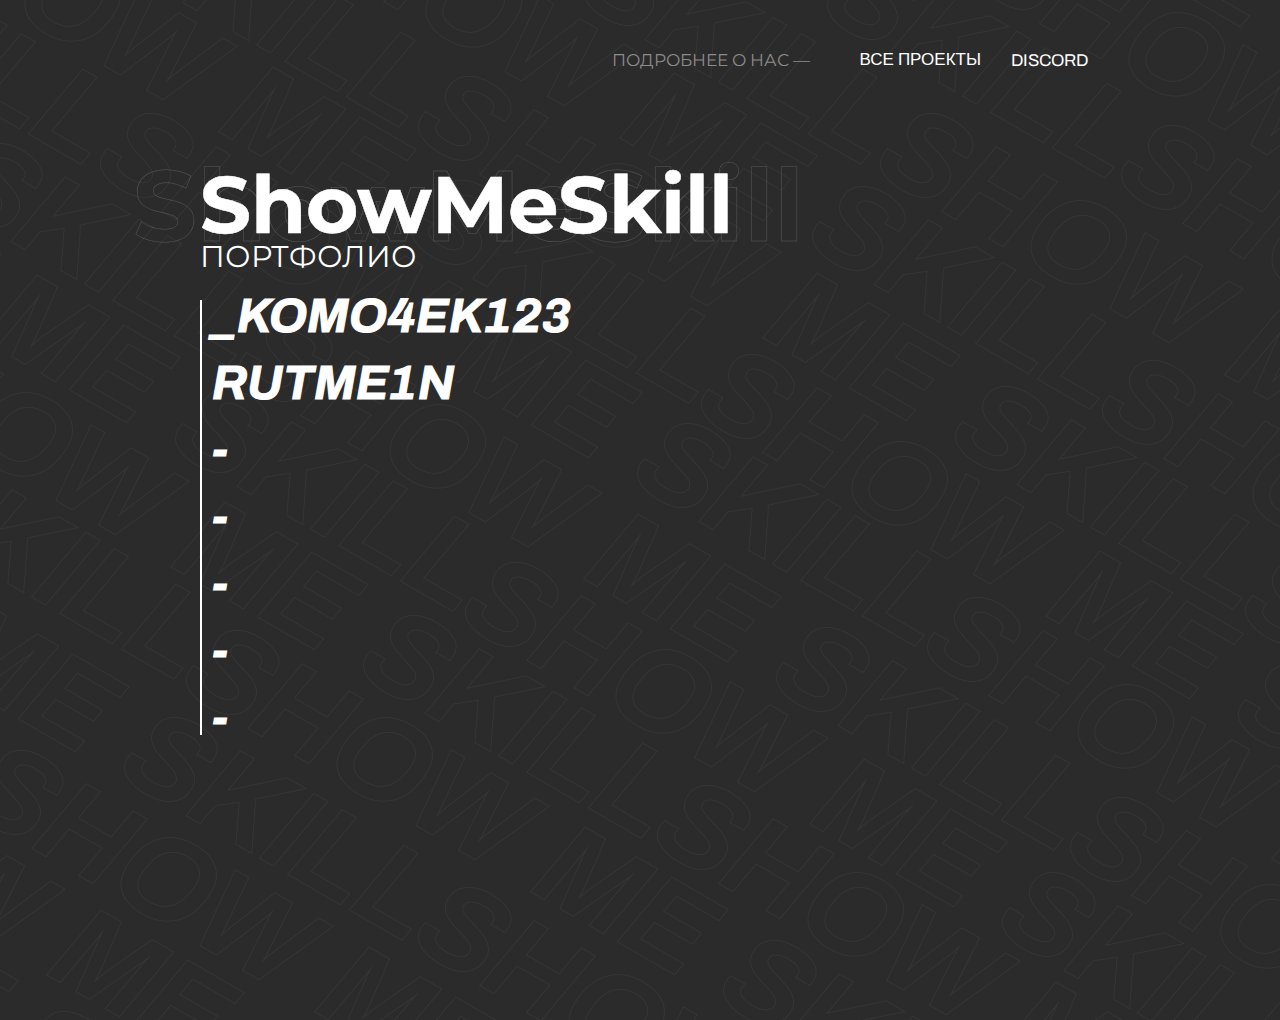
<file: index.html>
﻿<!DOCTYPE html>
<html>
<head>
<meta charset="utf-8">
<meta content='width=device-width, initial-scale=1.0, maximum-scale=1.0, user-scalable=0' name='viewport'>
<meta name="viewport" content="width=device-width, initial-scale=1">
<link rel="preconnect" href="https://fonts.googleapis.com">
<link rel="preconnect" href="https://fonts.gstatic.com" crossorigin="">
<link href="https://fonts.googleapis.com/css2?family=Archivo:ital,wght@0,400;0,500;0,700;1,700&family=Lora:wght@400;500&family=Montserrat:wght@400;700&display=swap" rel="stylesheet">
<link rel="icon" type="image/x-icon" href="img\Logo.ico">
<title>ShowMeSkill</title>
<link rel="stylesheet" type="text/css" href="styles.css">
</head>
<body>
<div class="load"></div>
<div class="header">
<p class="MontserratMedium head">ПОДРОБНЕЕ О НАС —</p>
<a href=""><p class="archivoMedium head">ВСЕ ПРОЕКТЫ</p></a>
<a href="https://discord.gg/PBqKEkFZZR"><p class="archivoMedium head">DISCORD</p></a>
</div>
<div class="mainScreen">
<div class="mainScreenInner">
<div>
<p class="logoText">ShowMeSkill</p>
<p class="logoTextSub">ПОРТФОЛИО</p>
</div>
<div class="buttons">
<hr class="buttonsLine">
<div class="buttonsInner">
<a title="_komo4ek123"><p class="buttonText anim n2">_komo4ek123</p></a>
<a title="RutMe1n"><p class="buttonText anim n3">RutMe1n</p></a>
<a title="error"><p class="buttonText anim n5">-</p></a>
<a title="error"><p class="buttonText anim n4">-</p></a>
<a title="error"><p class="buttonText anim n8">-</p></a>
<a title="error"><p class="buttonText anim n6">-</p></a>
<a title="error"><p class="buttonText anim n7">-</p></a>
</div>
</div>
<div class="hoverTextInner">
<p class="hoverText n2">3D ДИЗАЙНЕР</p>
<p class="hoverText n3">ВИДЕОРЕДАКТОР</p>
</div>
</div>
<img class="pepeImg" src="img\pepe.png">
</div>
</body>
<script src="scripts.js"></script>
</html>
</file>
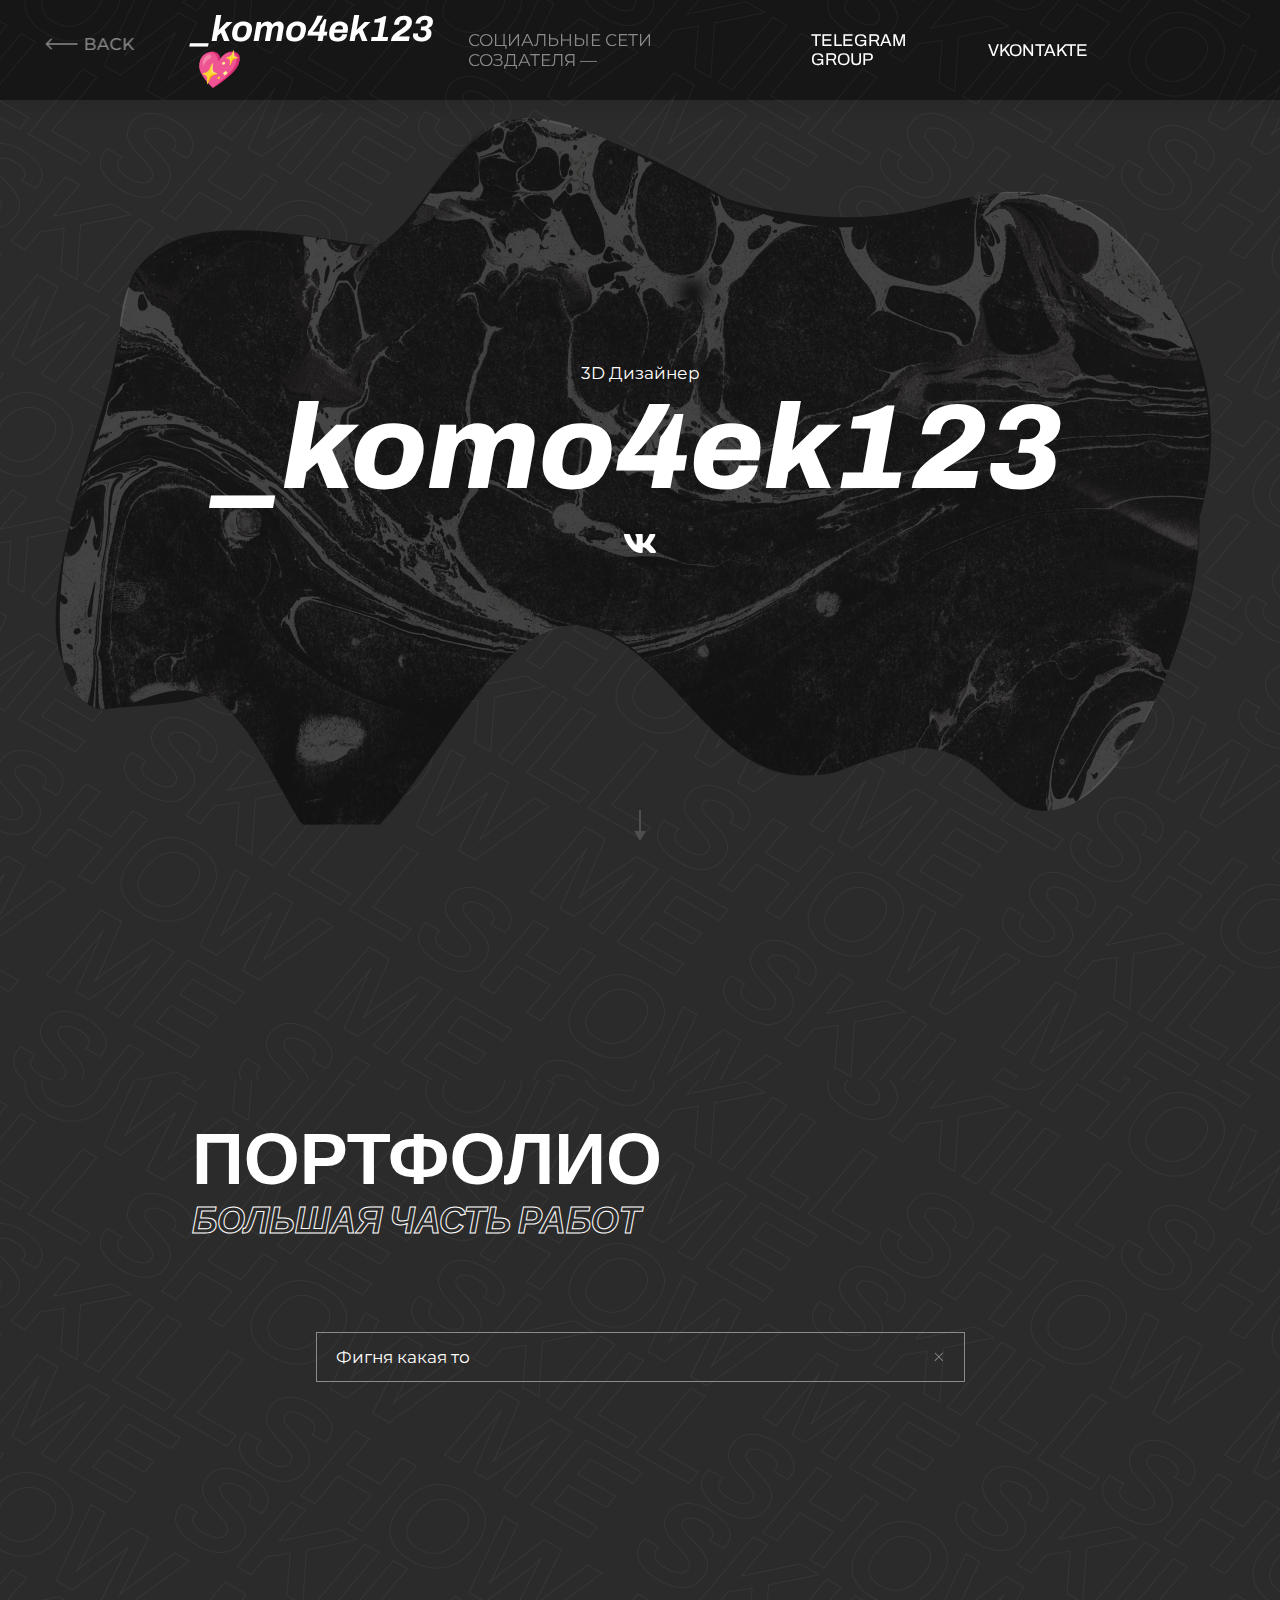
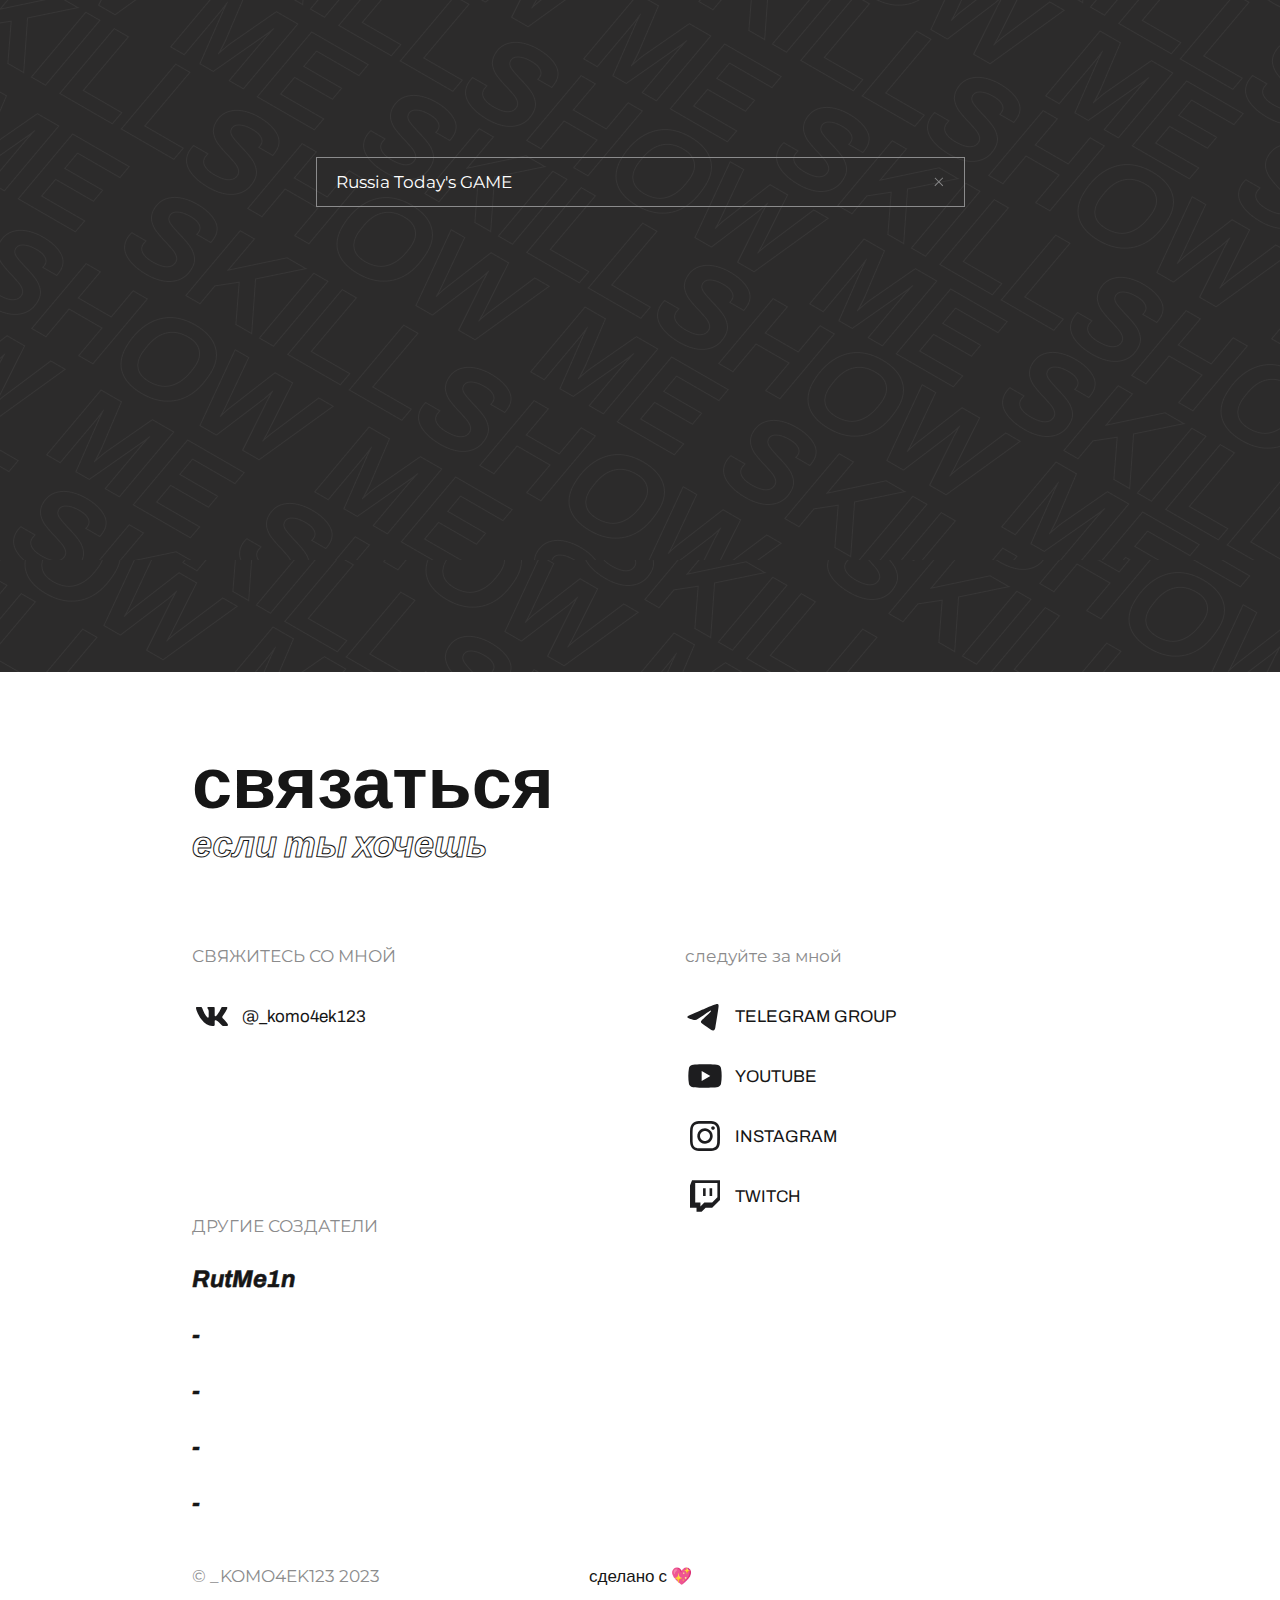
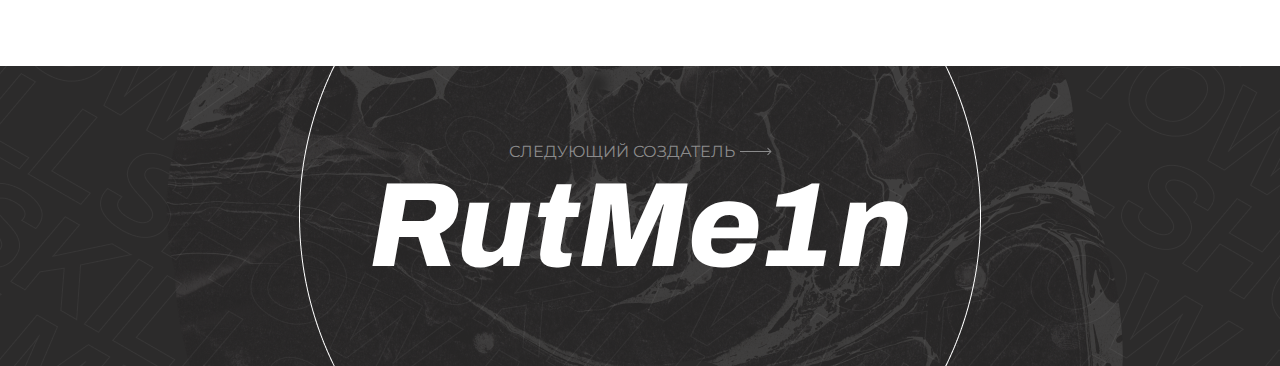
<file: _komo4ek123/index.html>
target="_blank"<!DOCTYPE html>
<html>
<head>
	<meta charset="utf-8">
	<meta content='width=device-width, initial-scale=1.0, maximum-scale=1.0, user-scalable=0' name='viewport'>
	<meta name="viewport" content="width=device-width, initial-scale=1">
	<link rel="preconnect" href="https://fonts.googleapis.com">
	<link rel="preconnect" href="https://fonts.gstatic.com" crossorigin>
	<link href="https://fonts.googleapis.com/css2?family=Archivo:ital,wght@0,400;0,500;0,700;1,700&family=Lora:wght@400;500&family=Montserrat:wght@400;700&display=swap" rel="stylesheet">
	<link rel="icon" type="image/x-icon" href="../img/Logo.ico" />
	<title>_komo4ek123</title>
	<link rel="stylesheet" type="text/css" href="styles.css">
</head>
<body>
	<div class="load"></div>
	<img class="back anim" src="../img/arrowBack.png">
	<div class="header">
		<div class="headerInner">
			<p class="logoText">_komo4ek123 💖</p>
			<div>
				<p class="MontserratMedium head">СОЦИАЛЬНЫЕ СЕТИ СОЗДАТЕЛЯ —</p>
				<a href="https://t.me/+1wHMAL8zN2k3NWQ6" target="_blank"><p class="archivoMedium head">TELEGRAM GROUP</p></a>
				<a href="https://vk.com/id531263976" target="_blank"><p class="archivoMedium head">VKONTAKTE</p></a>
			</div>
		</div>
	</div>
	<div class="screen" style="min-height:100vh;">
		<img src="../img/klya.png">
		<div class="mainText">
			<p class="MontserratMedium">3D Дизайнер</p>
			<p class="archivoBoldItalic">_komo4ek123</p>
			<div class="icons">
				<a href="https://vk.com/id531263976" target="_blank"><img src="../img/vkontakte.svg"></a>
			</div>
		</div>
		<img class="arrowDown" src="../img/arrowDown.svg">
	</div>
	</div>
	<div class="screen" style="margin-bottom: 100px;">
		<div class="title">
			<p class="archivoBold">ПОРТФОЛИО</p>
			<p class="archivoBoldItalicMini">БОЛЬШАЯ ЧАСТЬ РАБОТ</p>
		</div>
		<div class="portfolio">
			<div class="columOne">
			                  
                <div class="player">
					<div class="spoiler" id="n114"><div class="spoilerInner"><p class="MontserratMedium">Фигня какая то</p><img class="x" id="n114" src="../img/x.svg"></div></div>
						<div class="content" id="n114">
							<iframe width="100%" height="100%" src="https://www.youtube.com/embed/3XqS1s7Drq0" title="YouTube video player" frameborder="0" allow="accelerometer; autoplay; clipboard-write; encrypted-media; gyroscope; picture-in-picture" allowfullscreen></iframe>
						</div>
					</div>


			</div>
			<div class="columTwo">
                <div class="player">
				<div class="spoiler" id="n115"><div class="spoilerInner"><p class="MontserratMedium">Russia Today's GAME</p><img class="x" id="n115" src="../img/x.svg"></div></div>
					<div class="content" id="n115">
						<iframe width="100%" height="100%" src="https://www.youtube.com/embed/V4kOsvLgDUg" title="YouTube video player" frameborder="0" allow="accelerometer; autoplay; clipboard-write; encrypted-media; gyroscope; picture-in-picture" allowfullscreen></iframe>
					</div>
				</div>
				
			</div>
		</div>
	</div>
	<div class="screen" style="background-color: rgb(255, 255, 255);">
		<div class="title" style="margin: 70px 0px 80px 0px;">
			<p class="archivoBold contact">связаться</p>
			<p class="archivoBoldItalicMini contact">если ты хочешь</p>
		</div>
		<div class="getIn">
			<div class="getInInner">
				<div class="getInBox">
					<p class="MontserratMedium black">СВЯЖИТЕСЬ СО МНОЙ</p>
					<div>
						<a href="https://vk.com/id531263976" target="_blank"><div class="getInLine"><img src="../img/vkontakteB.svg"><p class="archivoMedium black">@_komo4ek123</p></div></a>
					</div>
				</div>
				<div class="getInBox">
					<p class="MontserratMedium black">следуйте за мной</p>
					<div>
					    <a href="https://t.me/+1wHMAL8zN2k3NWQ6" target="_blank"><div class="getInLine"><img src="../img/telegramB.svg"><p class="archivoMedium black">TELEGRAM GROUP</p></div></a>
						<a href="https://www.youtube.com/channel/UCcxMwB8_jaBU5AYX459BsUA" target="_blank"><div class="getInLine"><img src="../img/youtubeB.svg"><p class="archivoMedium black">YOUTUBE</p></div></a>
						<a href="" target="_blank"><div class="getInLine"><img src="../img/instagramB.svg"><p class="archivoMedium black">INSTAGRAM</p></div></a>
						<a href="" target="_blank"><div class="getInLine"><img src="../img/twitchB.svg"><p class="archivoMedium black">TWITCH</p></div></a>
					</div>
				</div>
			</div>
			<div class="getInBox">
				<p class="MontserratMedium black">ДРУГИЕ СОЗДАТЕЛИ</p>
				<div>
					<div class="creators">
						<a title="http://skills1337.coolpage.biz/RutMe1n/"><p class="archivoBoldBlack anim">RutMe1n</p></a>
						<a title=""><p class="archivoBoldBlack anim">-</p></a>
						<a title=""><p class="archivoBoldBlack anim">-</p></a>
						<a title=""><p class="archivoBoldBlack anim">-</p></a>
						<a title=""><p class="archivoBoldBlack anim">-</p></a>
					</div>
					<div class="footer"><p class="MontserratMedium black">© _KOMO4EK123 2023</p><a title=""><p class="archivoMedium black anim" id="text">сделано с 💖</p></a></div>
				</div>
			</div>
		</div>
	</div>
	<a title="http://skills1337.coolpage.biz/RutMe1n/" class="anim">
		<div class="screen">
			<div class="nextcreator">
				<div><p class="MontserratMedium cust">СЛЕДУЮЩИЙ СОЗДАТЕЛЬ</p><img class="arrowNext" src="../img/arrowNext.svg"></div>
				<p class="archivoBoldItalic">RutMe1n</p>
			</div>
			<img class="creatorImg" src="../img/nextcreator.png">
		</div>
	</a>
</body>
<script src="scripts.js"></script>
</html>
</file>
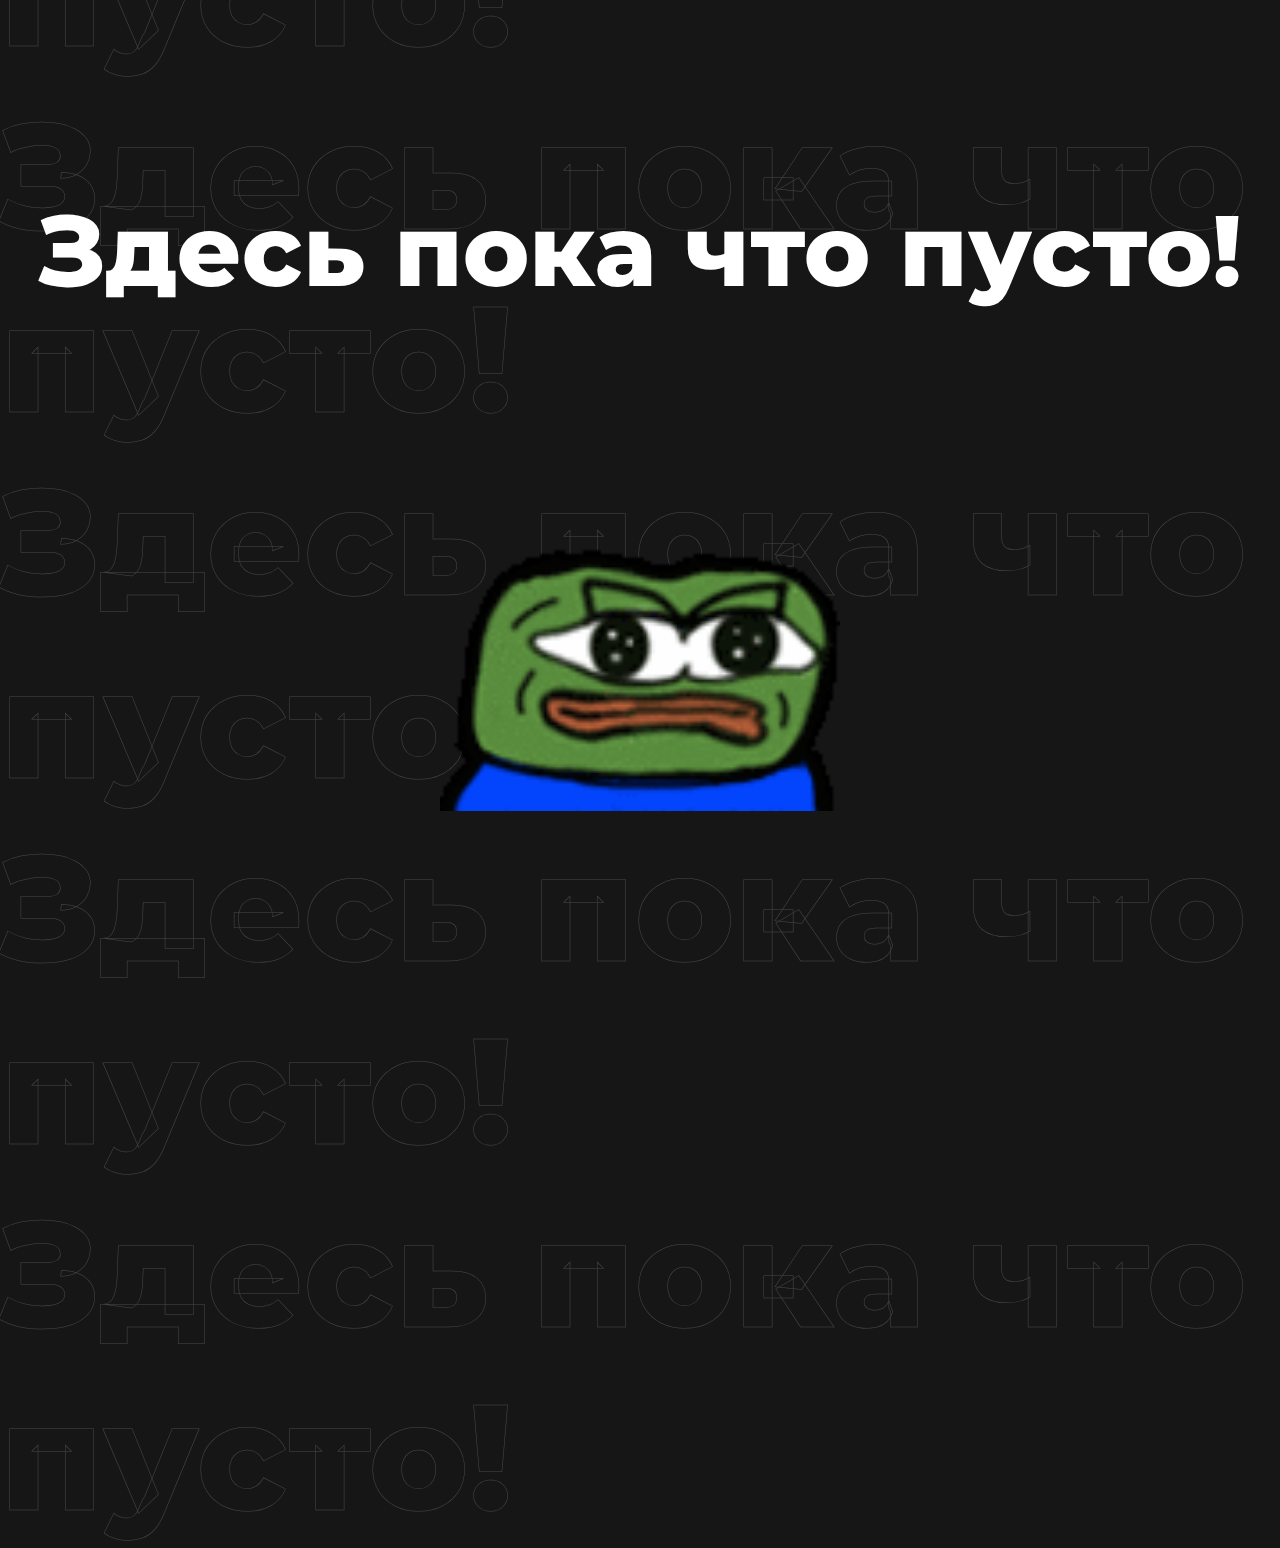
<file: error/index.html>
<!DOCTYPE html>
<html onclick="document.querySelector('.load').classList.remove('loaded'); back();">
<head>
<link rel="stylesheet" type="text/css" href="styles.css">
<meta charset="utf-8">
<link href="https://fonts.googleapis.com/css2?family=Montserrat:wght@400;600;700&display=swap" rel="stylesheet">
<meta content='width=device-width, initial-scale=1.0, maximum-scale=1.0, user-scalable=0' name='viewport'>
<meta name="viewport" content="width=device-width, initial-scale=1">
<link rel="icon" type="image/x-icon" href="../img/Logo.ico" />
<title>ShowMeSkill</title>
</head>
<body style="width: 100vw;height: 100vh;position: relative;overflow: hidden;margin: 0;padding: 0;background: #161616;font-family: Montserrat;">
<div class="load"></div>
<div style="width: 100vw; height: 100vh; display: flex; justify-content: center; align-items: center; flex-direction: column;">
<p class="textHere">Здесь пока что пусто!</p>
<p class="textHereMore">Здесь пока что пусто!<br>Здесь пока что пусто!<br>Здесь пока что пусто!<br>Здесь пока что пусто!<br>Здесь пока что пусто!<br>Здесь пока что пусто!<br></p>
<img class="pepePhoto" src="../img/sadge.gif">
</div>
</body>
<script>
function load() {
	document.querySelector('.load').classList.add('loaded')
}
function backback() {
	window.history.back();
}
setTimeout(load, 300)

function back() {
	setTimeout(backback, 300)
}

</script>
</html>
</file>
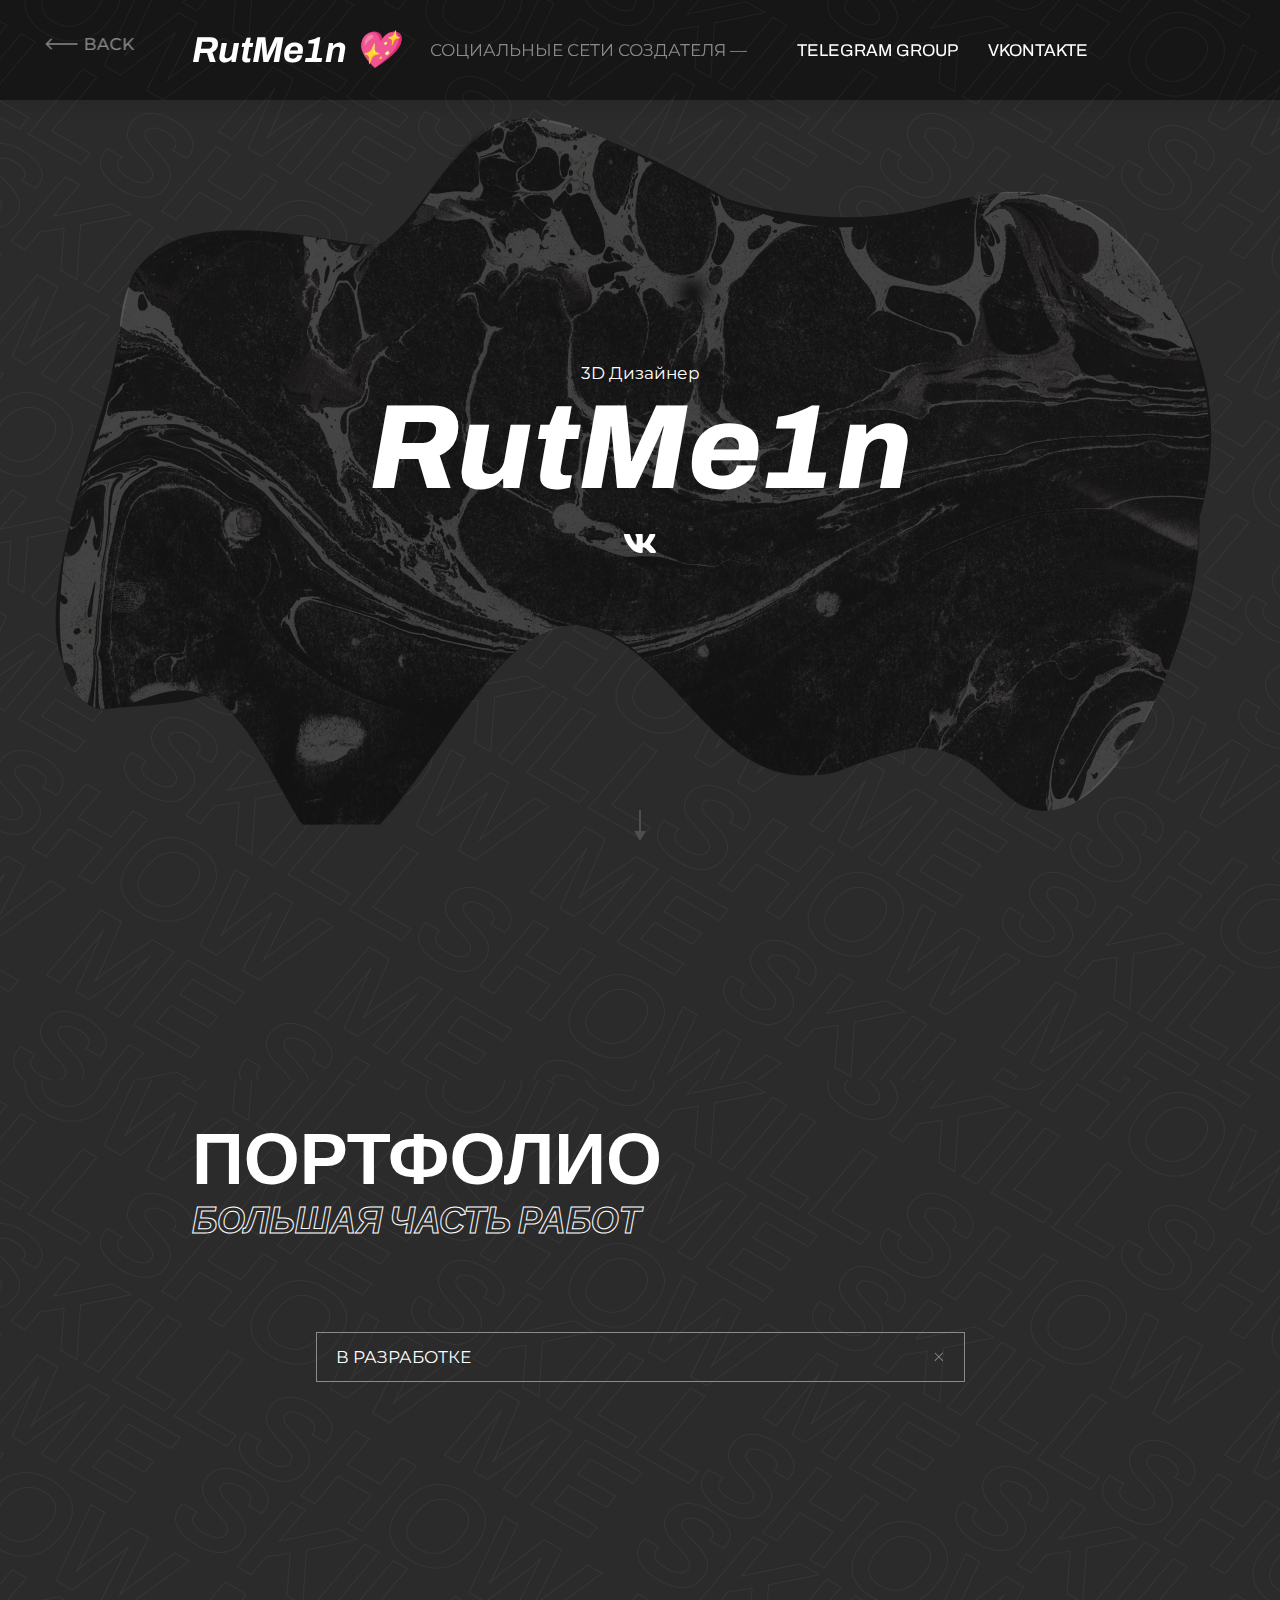
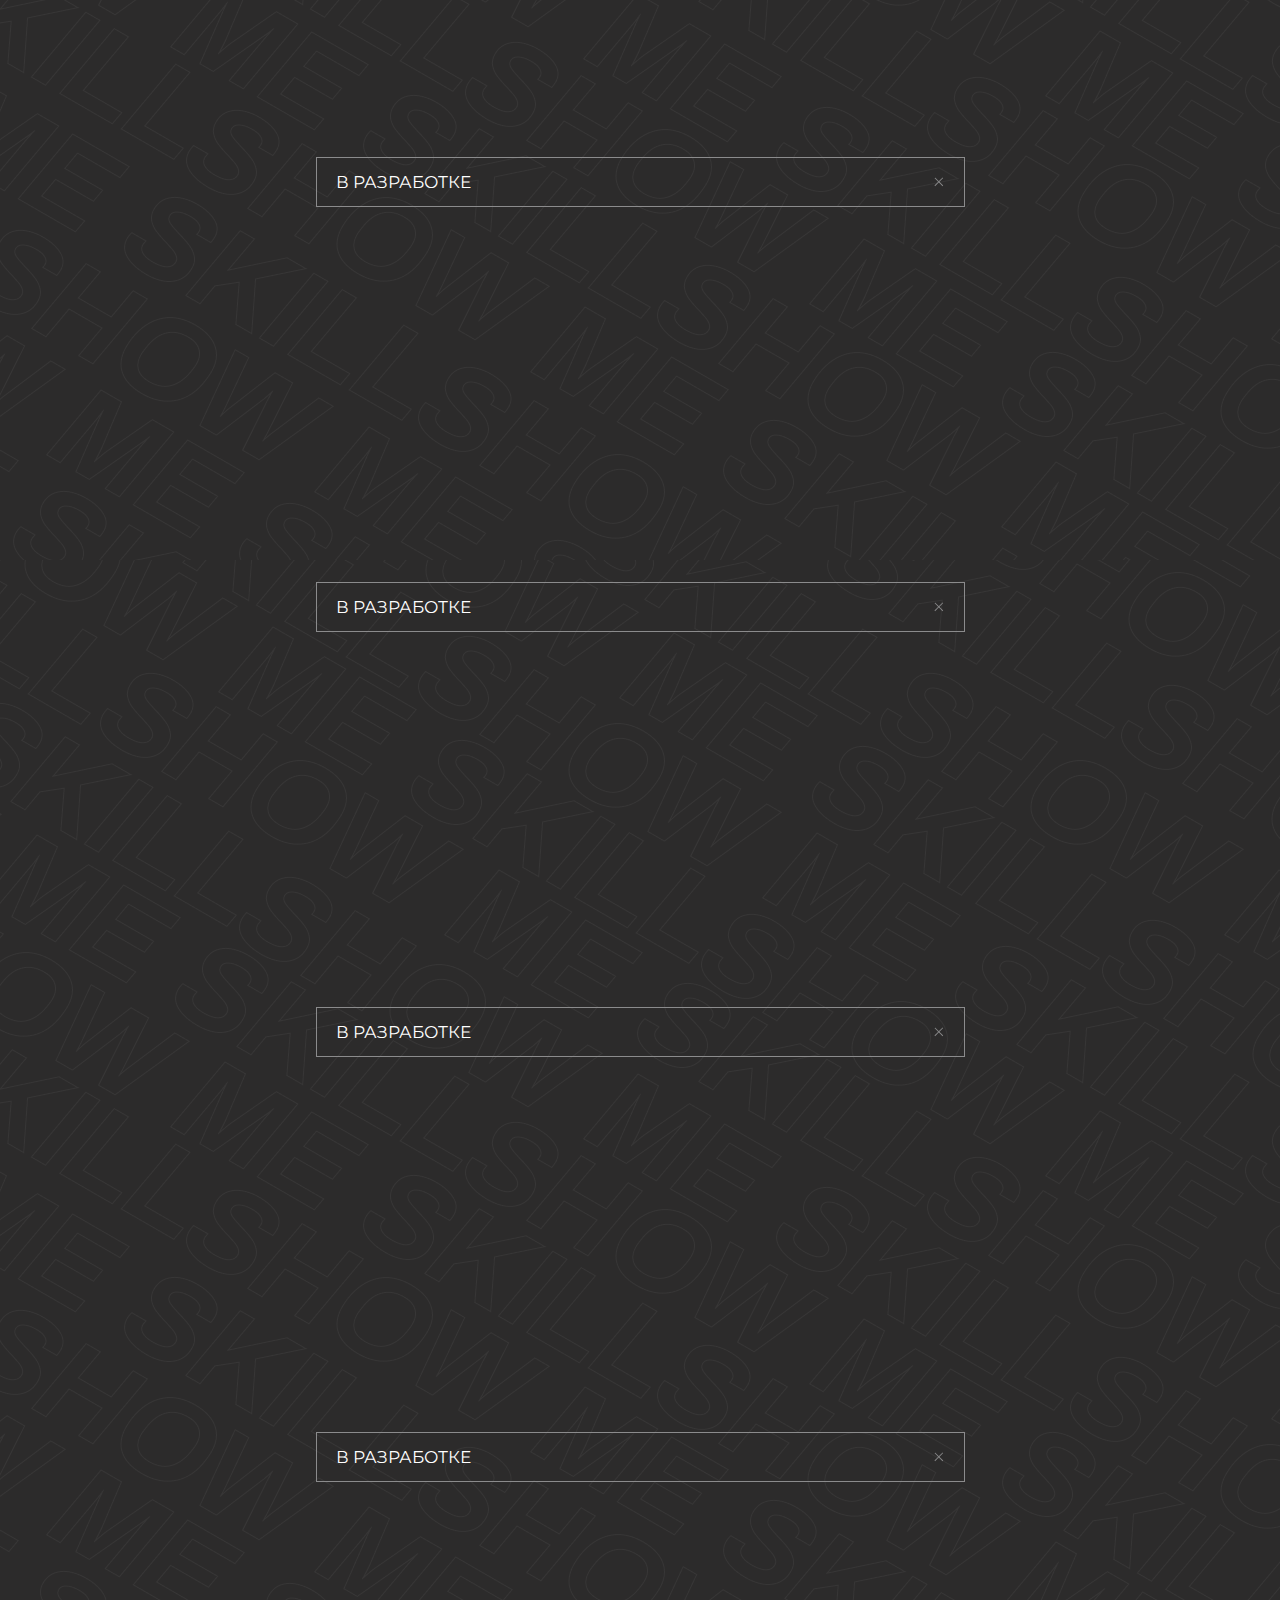
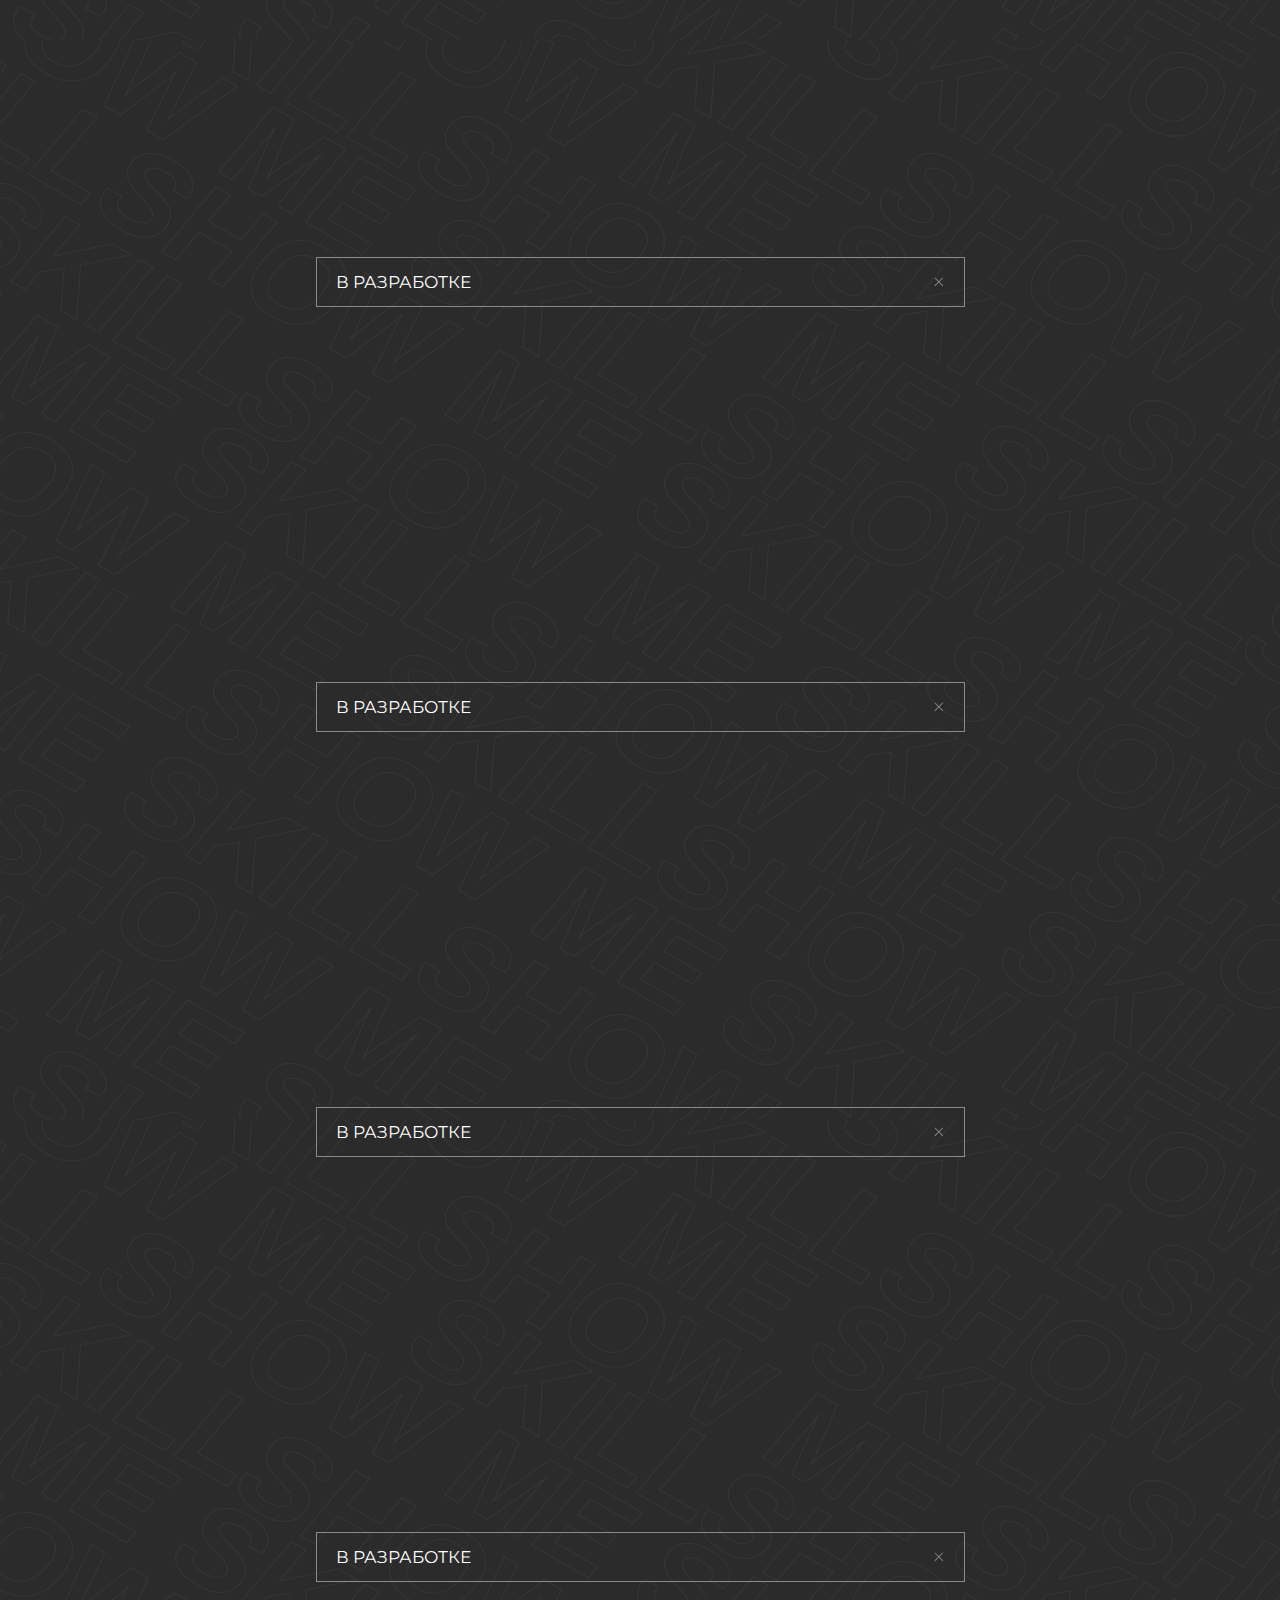
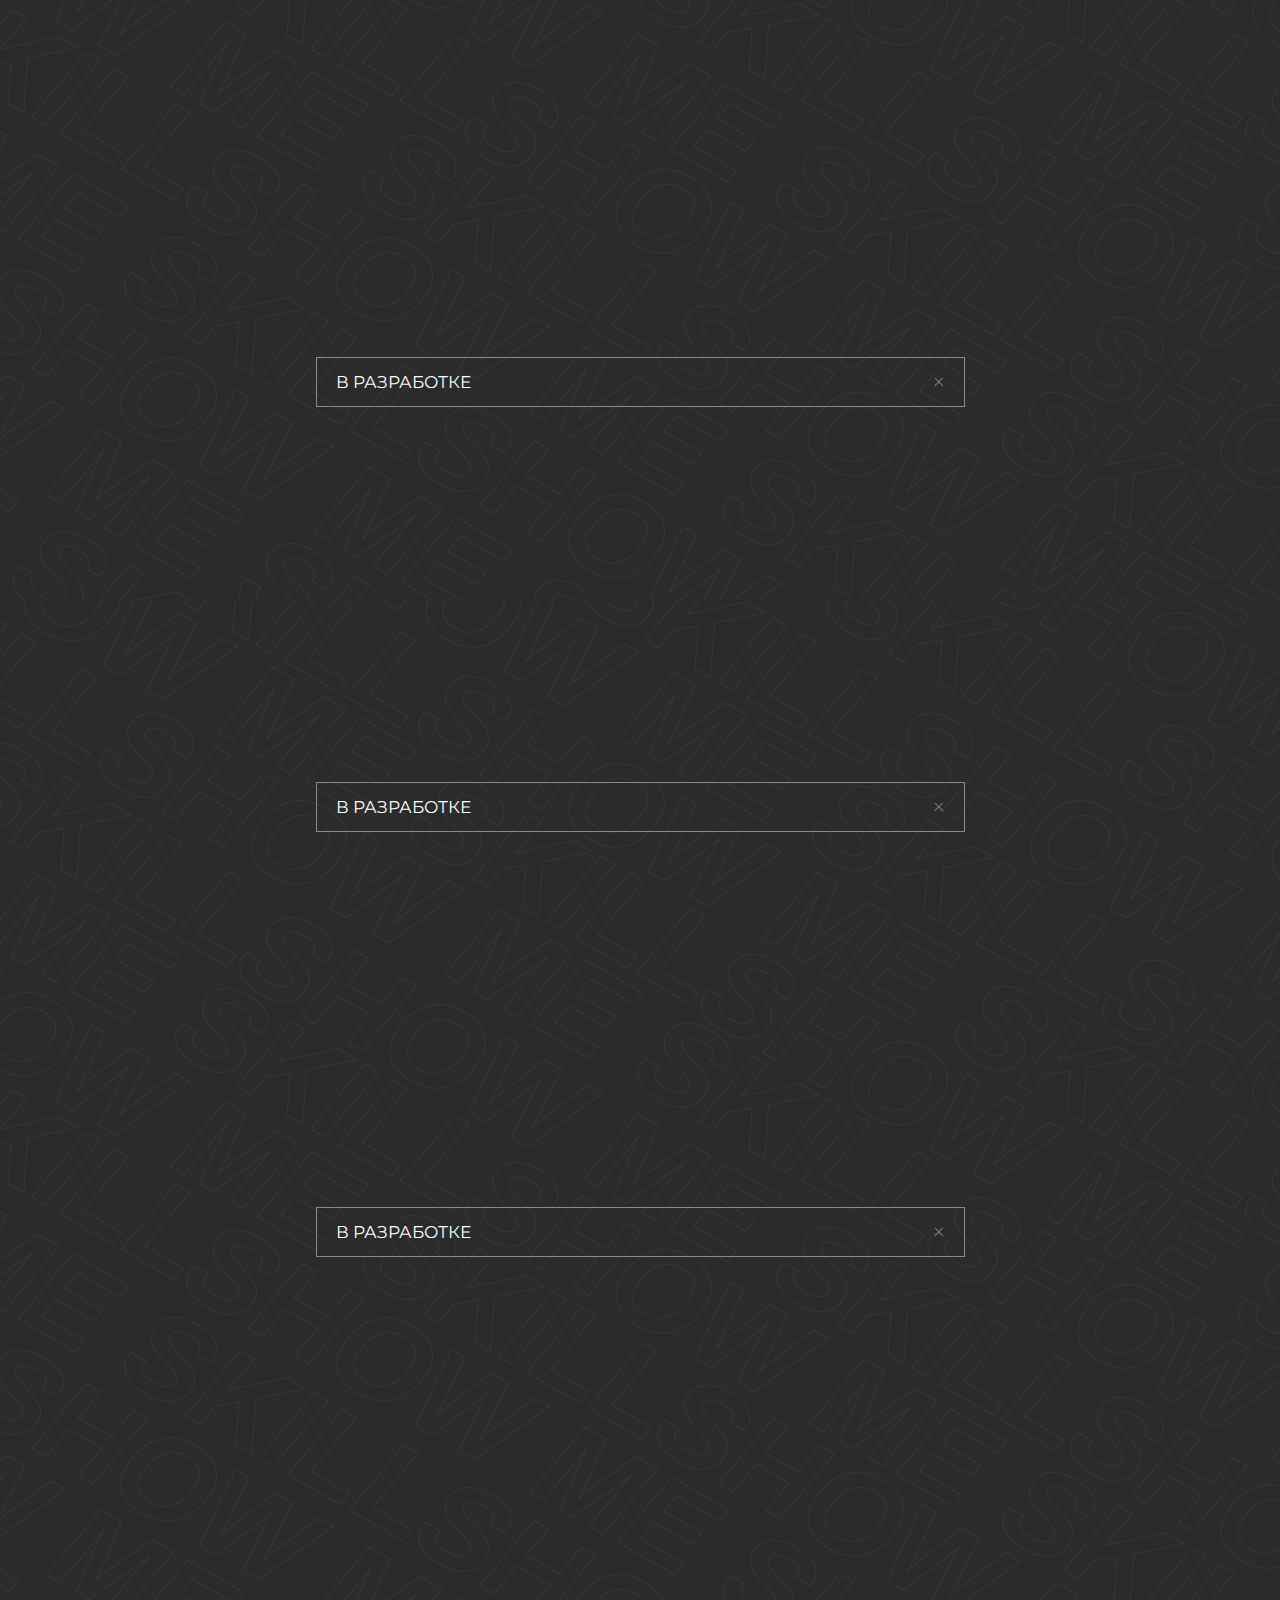
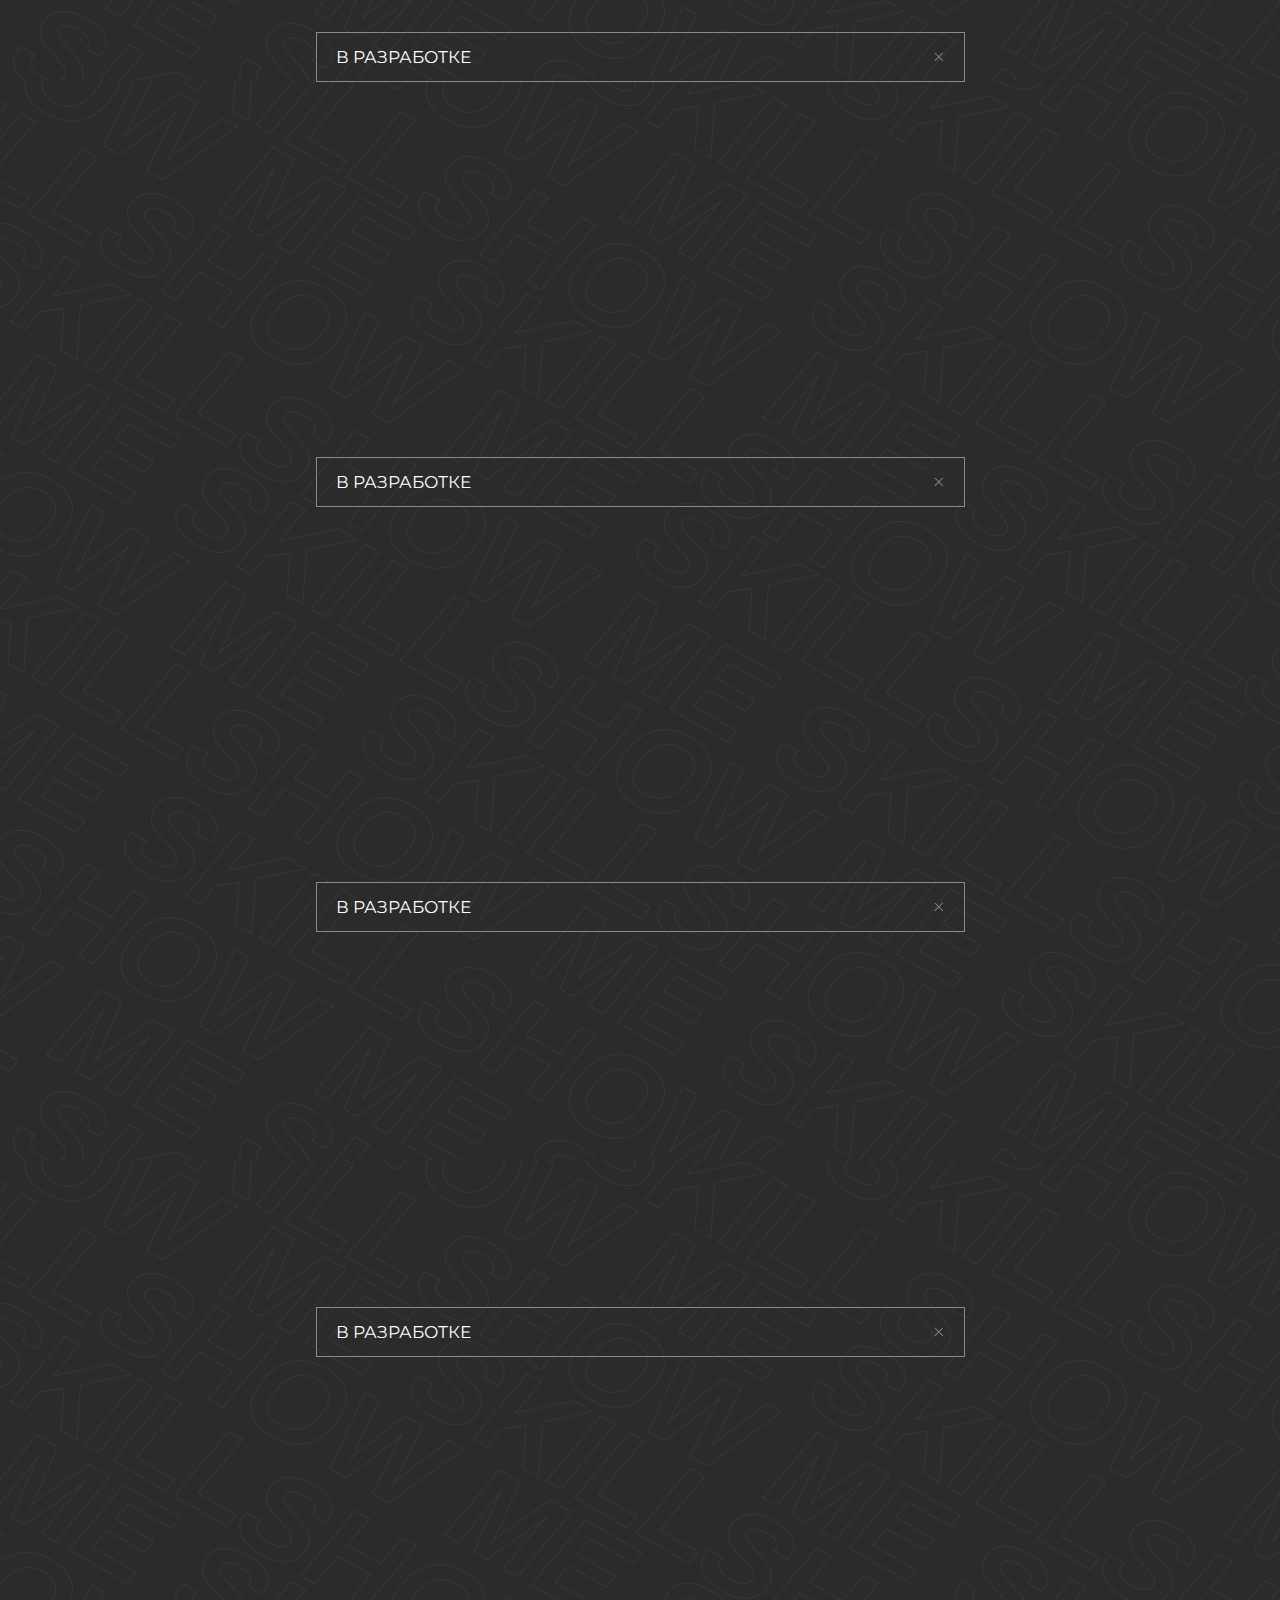
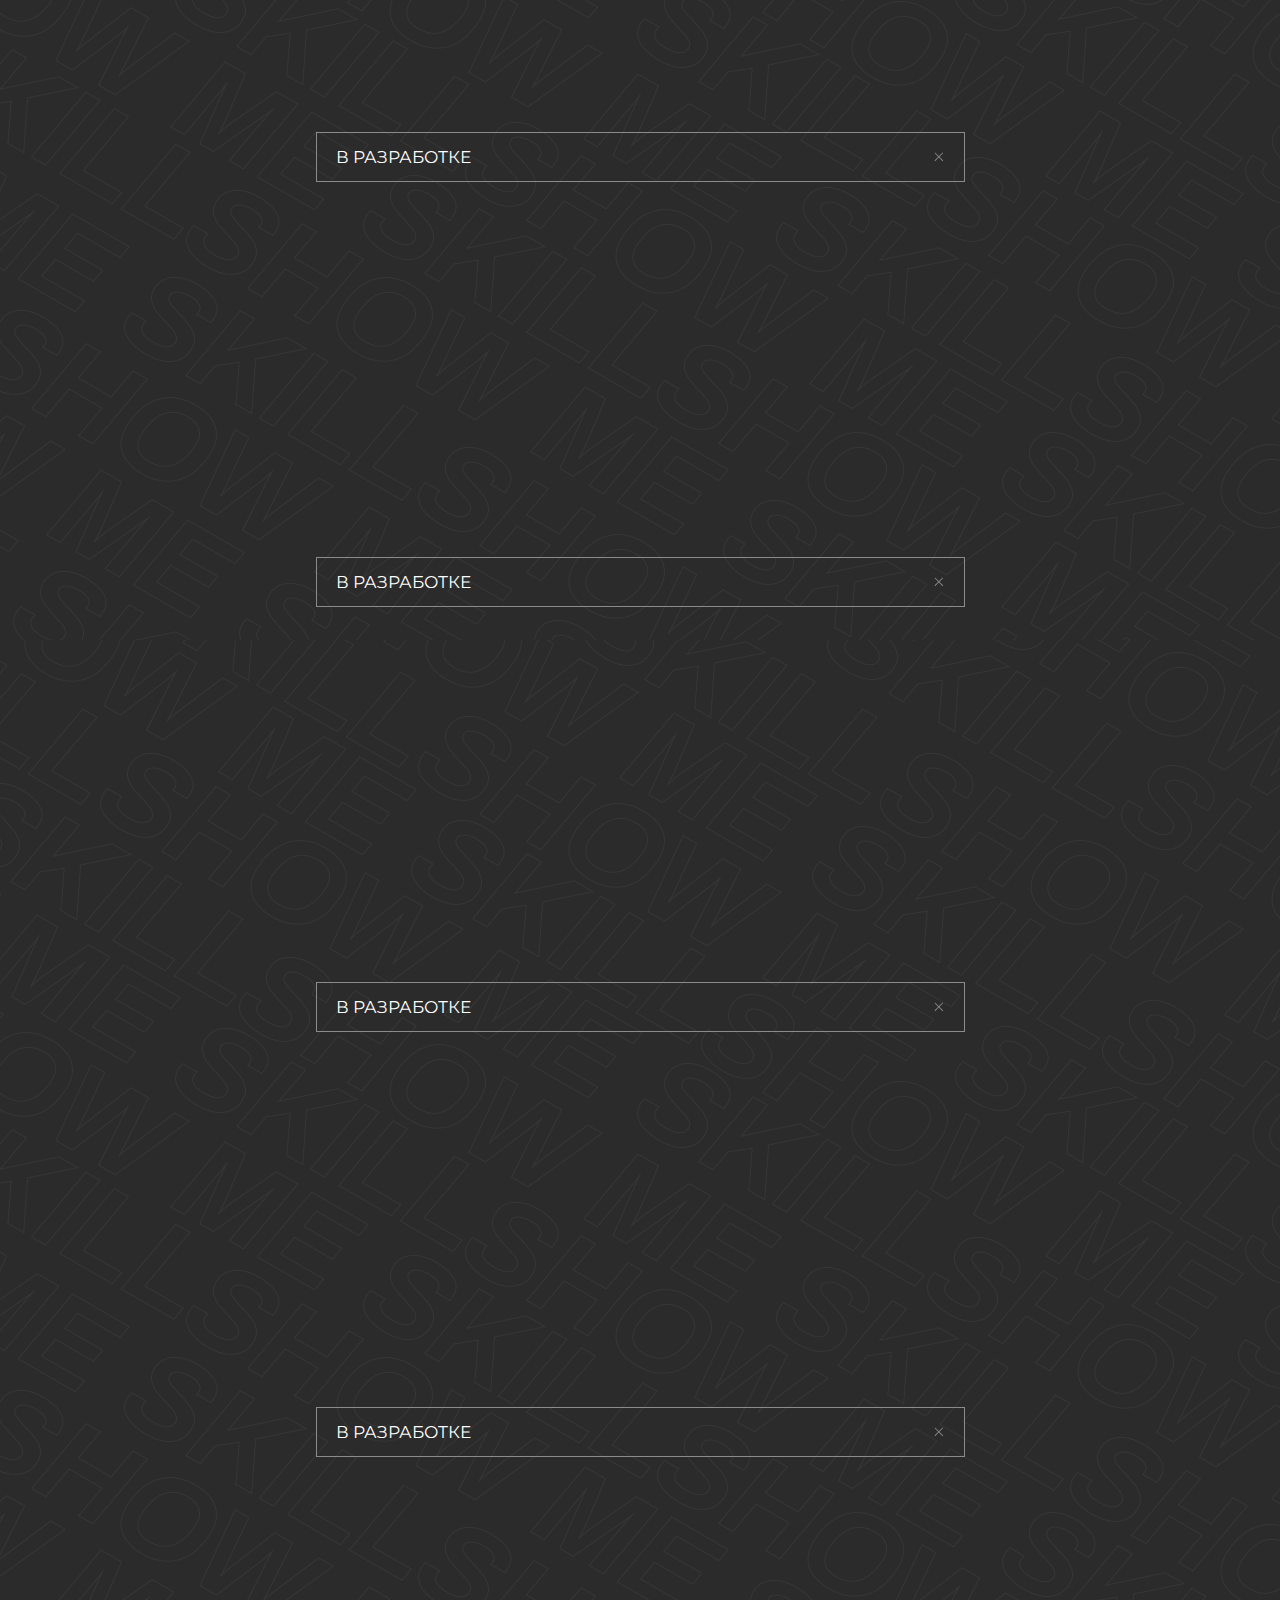
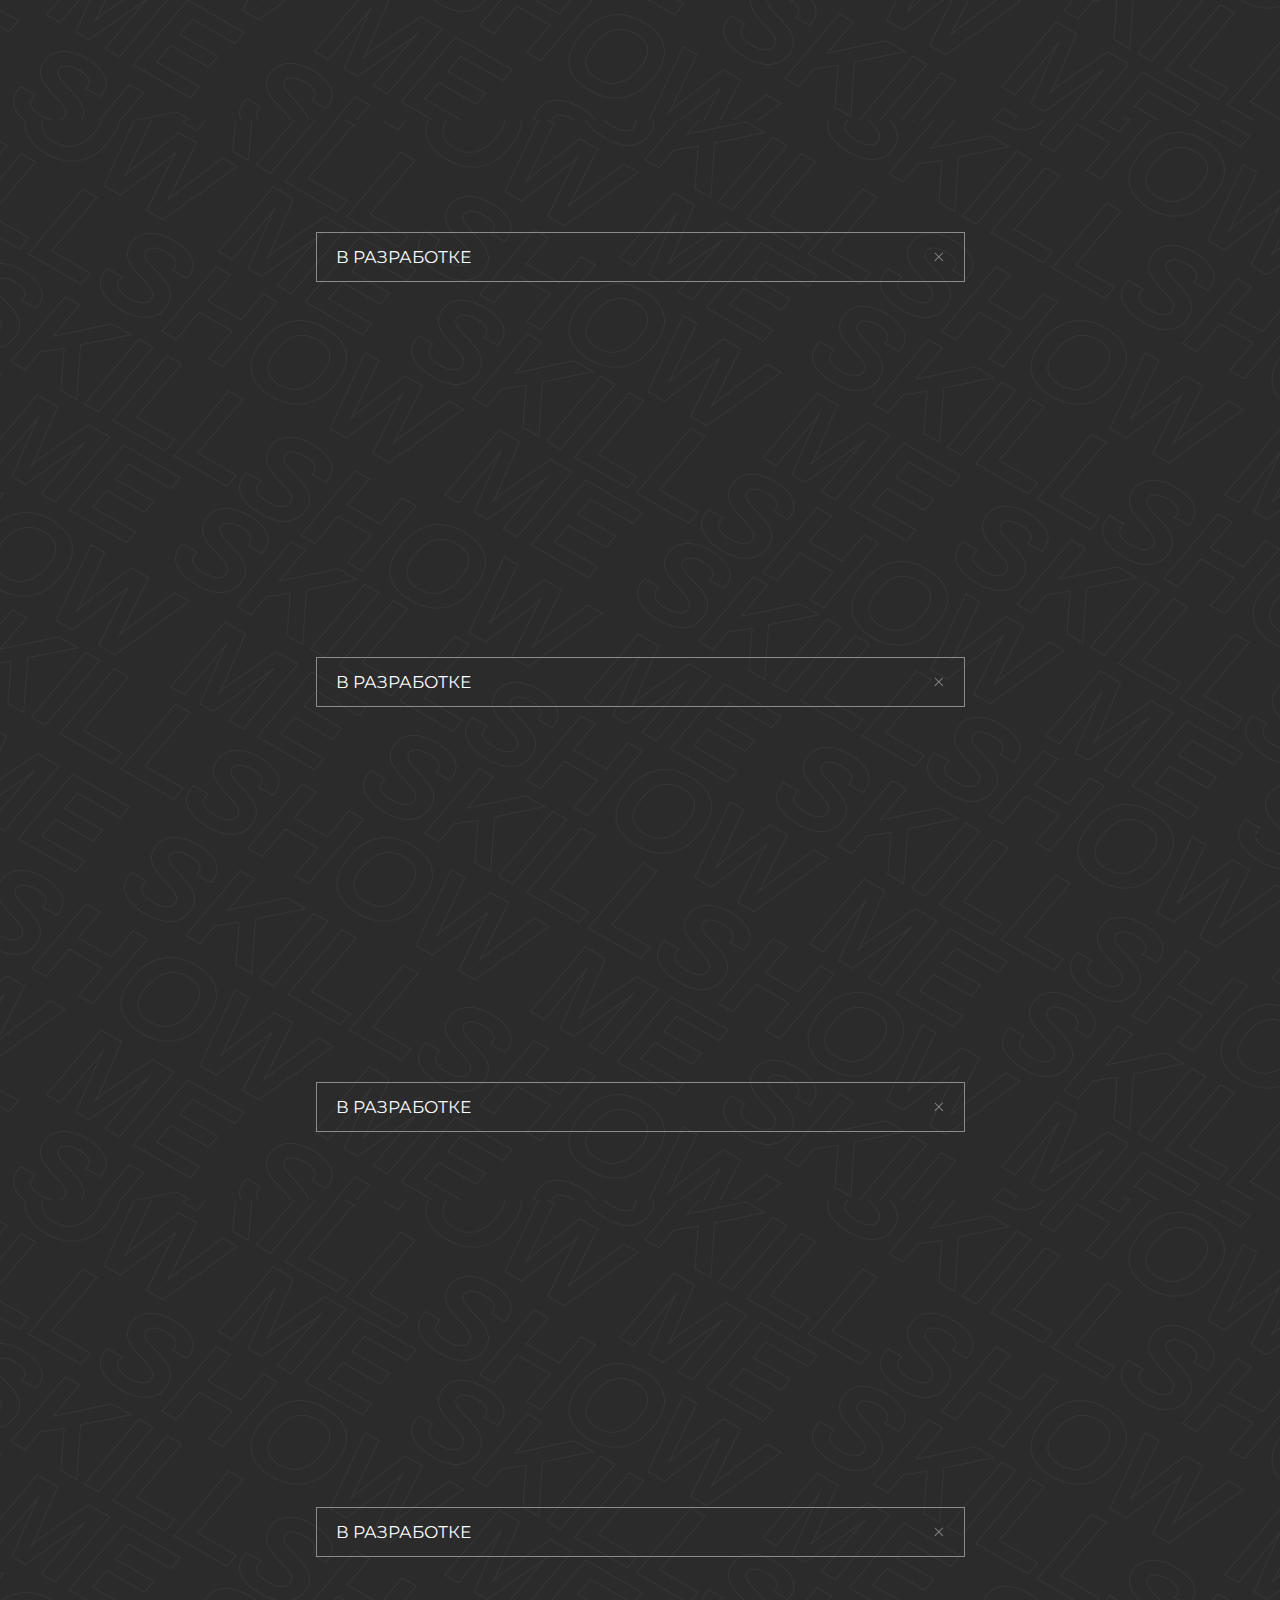
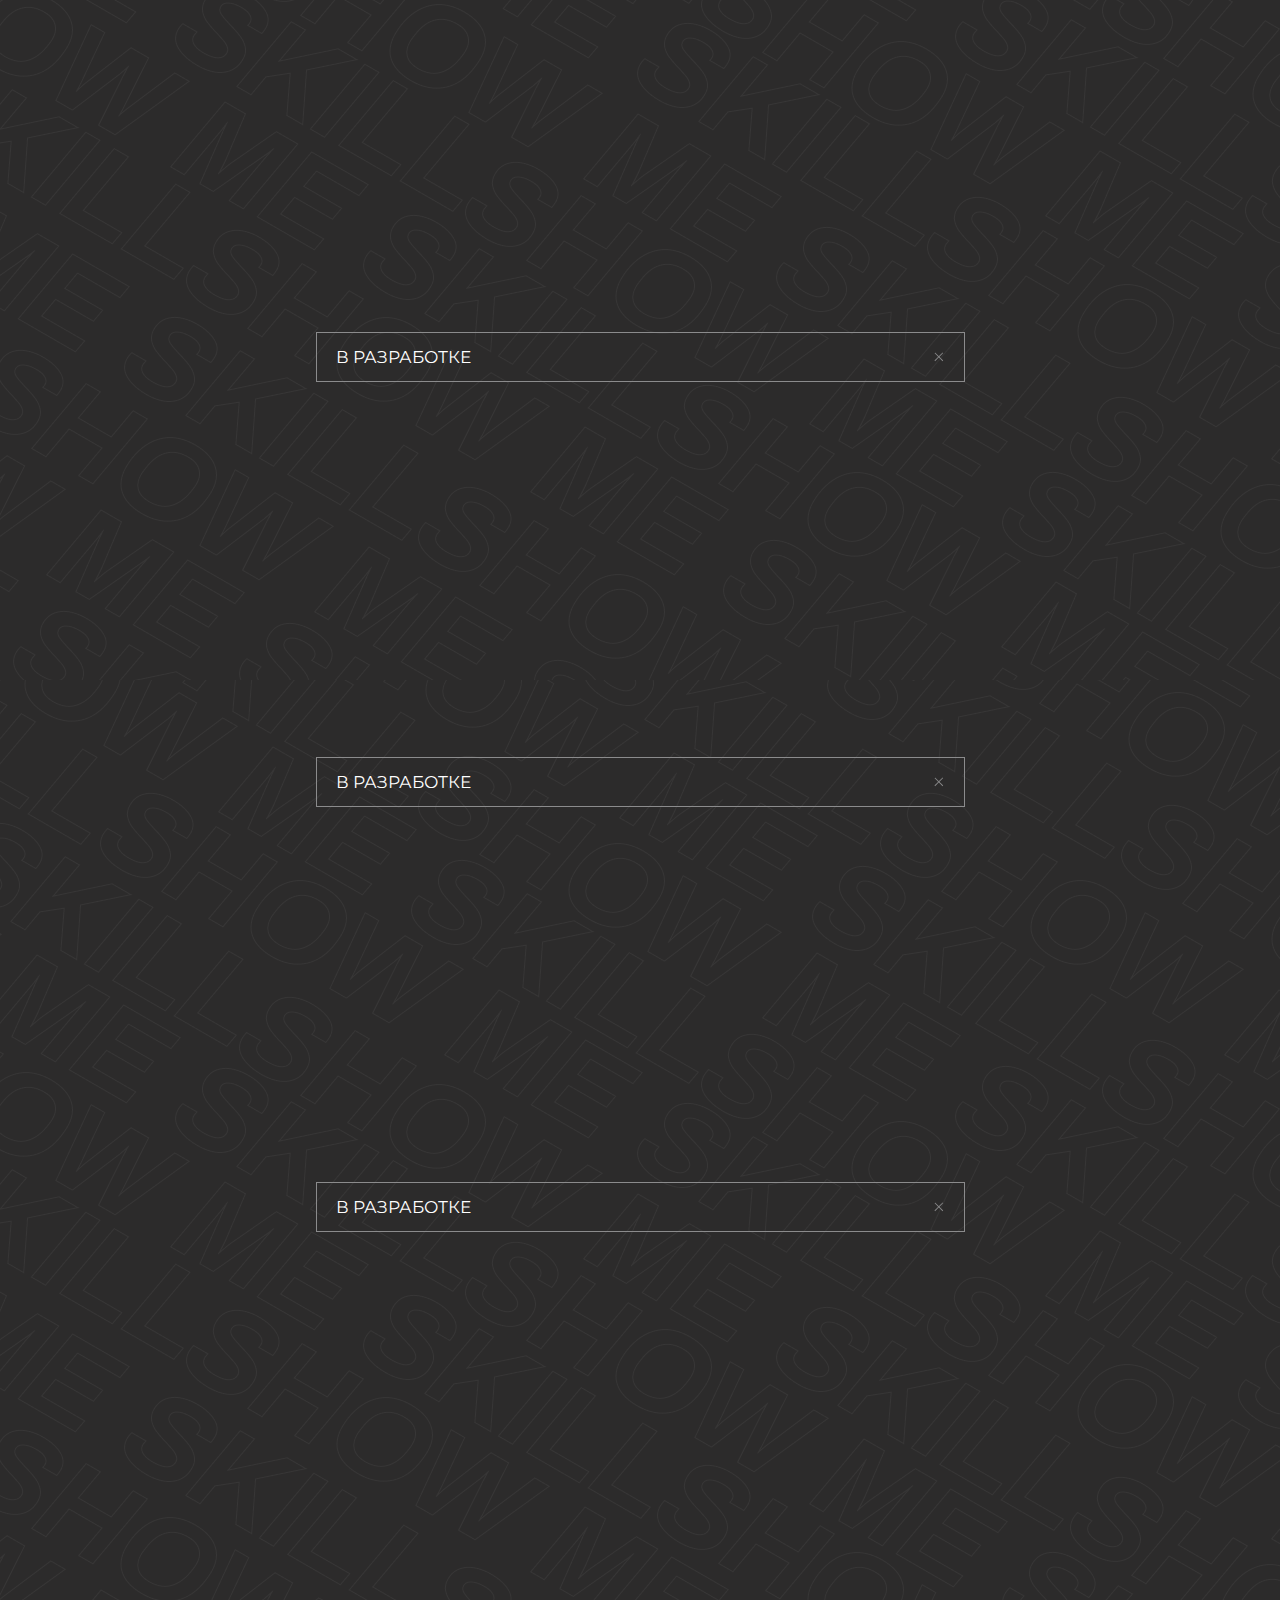
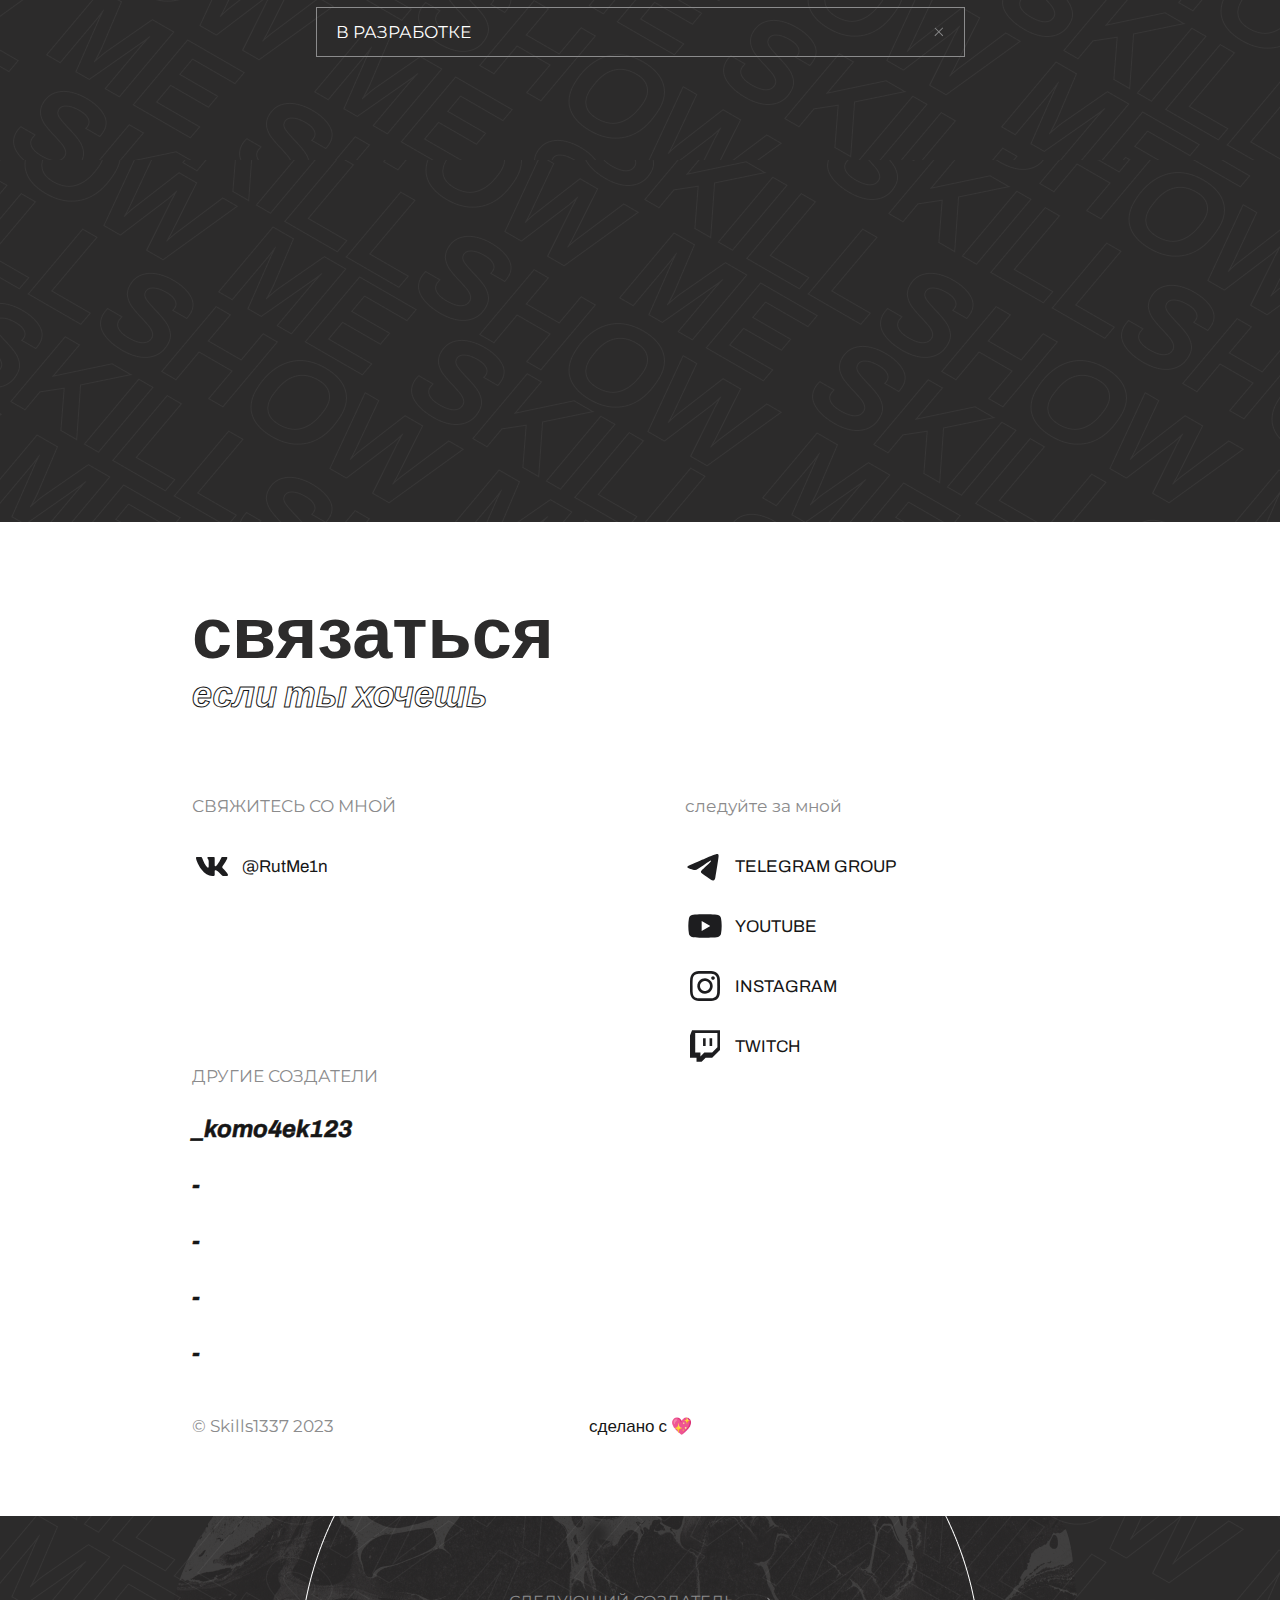
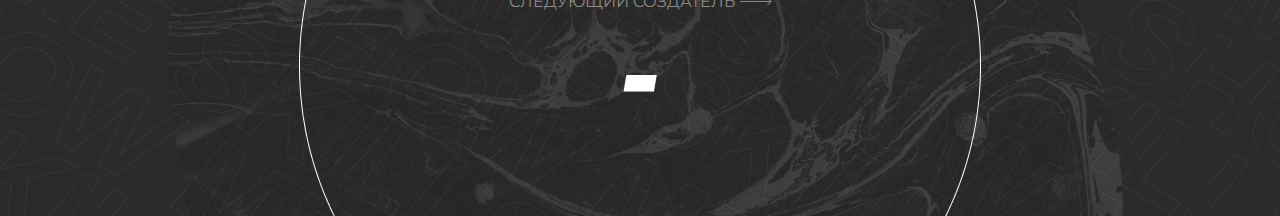
<file: RutMe1n/index.html>
target="_blank"<!DOCTYPE html>
<html>
<head>
	<meta charset="utf-8">
	<meta content='width=device-width, initial-scale=1.0, maximum-scale=1.0, user-scalable=0' name='viewport'>
	<meta name="viewport" content="width=device-width, initial-scale=1">
	<link rel="preconnect" href="https://fonts.googleapis.com">
	<link rel="preconnect" href="https://fonts.gstatic.com" crossorigin>
	<link href="https://fonts.googleapis.com/css2?family=Archivo:ital,wght@0,400;0,500;0,700;1,700&family=Lora:wght@400;500&family=Montserrat:wght@400;700&display=swap" rel="stylesheet">
	<link rel="icon" type="image/x-icon" href="../img/Logo.ico" />
	<title>RutMe1n</title>
	<link rel="stylesheet" type="text/css" href="styles.css">
</head>
<body>
	<div class="load"></div>
	<img class="back anim" src="../img/arrowBack.png">
	<div class="header">
		<div class="headerInner">
			<p class="logoText">RutMe1n 💖</p>
			<div>
				<p class="MontserratMedium head">СОЦИАЛЬНЫЕ СЕТИ СОЗДАТЕЛЯ —</p>
				<a href="" target="_blank"><p class="archivoMedium head">TELEGRAM GROUP</p></a>
				<a href="" target="_blank"><p class="archivoMedium head">VKONTAKTE</p></a>
			</div>
		</div>
	</div>
	<div class="screen" style="min-height:100vh;">
		<img src="../img/klya.png">
		<div class="mainText">
			<p class="MontserratMedium">3D Дизайнер</p>
			<p class="archivoBoldItalic">RutMe1n</p>
			<div class="icons">
				<a href="https://vk.com/id531263976" target="_blank"><img src="../img/vkontakte.svg"></a>
			</div>
		</div>
		<img class="arrowDown" src="../img/arrowDown.svg">
	</div>
	</div>
	<div class="screen" style="margin-bottom: 100px;">
		<div class="title">
			<p class="archivoBold">ПОРТФОЛИО</p>
			<p class="archivoBoldItalicMini">БОЛЬШАЯ ЧАСТЬ РАБОТ</p>
		</div>
		<div class="portfolio">
			<div class="columOne">
			                  
                <div class="player">
				<div class="spoiler" id="n116"><div class="spoilerInner"><p class="MontserratMedium">В РАЗРАБОТКЕ</p><img class="x" id="n116" src="../img/x.svg"></div></div>
					<div class="content" id="n116">
						<iframe width="100%" height="100%" src="https://www.youtube.com/watch?v=UlONriaAZ_A" title="YouTube video player" frameborder="0" allow="accelerometer; autoplay; clipboard-write; encrypted-media; gyroscope; picture-in-picture" allowfullscreen></iframe>
					</div>
				</div>
              
                <div class="player">
				<div class="spoiler" id="n114"><div class="spoilerInner"><p class="MontserratMedium">В РАЗРАБОТКЕ</p><img class="x" id="n114" src="../img/x.svg"></div></div>
					<div class="content" id="n114">
						<iframe width="100%" height="100%" src="https://www.youtube.com/watch?v=UlONriaAZ_A" title="YouTube video player" frameborder="0" allow="accelerometer; autoplay; clipboard-write; encrypted-media; gyroscope; picture-in-picture" allowfullscreen></iframe>
					</div>
				</div>
              
                 <div class="player">
					<div class="spoiler" id="n113"><div class="spoilerInner"><p class="MontserratMedium">В РАЗРАБОТКЕ</p><img class="x" id="n113" src="../img/x.svg"></div></div>
					<div class="content" id="n113">
						<iframe width="100%" height="100%" src="https://www.youtube.com/watch?v=UlONriaAZ_A" title="YouTube video player" frameborder="0" allow="accelerometer; autoplay; clipboard-write; encrypted-media; gyroscope; picture-in-picture" allowfullscreen></iframe>
					</div>
				</div>
              
                 <div class="player">
					<div class="spoiler" id="n112"><div class="spoilerInner"><p class="MontserratMedium">В РАЗРАБОТКЕ</p><img class="x" id="n112" src="../img/x.svg"></div></div>
					<div class="content" id="n112">
						<iframe width="100%" height="100%" src="https://www.youtube.com/watch?v=UlONriaAZ_A" title="YouTube video player" frameborder="0" allow="accelerometer; autoplay; clipboard-write; encrypted-media; gyroscope; picture-in-picture" allowfullscreen></iframe>
					</div>
				</div>
              
              	<div class="player">
					<div class="spoiler" id="n111"><div class="spoilerInner"><p class="MontserratMedium">В РАЗРАБОТКЕ</p><img class="x" id="n111" src="../img/x.svg"></div></div>
					<div class="content" id="n111">
						<iframe width="100%" height="100%" src="https://www.youtube.com/watch?v=UlONriaAZ_A" title="YouTube video player" frameborder="0" allow="accelerometer; autoplay; clipboard-write; encrypted-media; gyroscope; picture-in-picture" allowfullscreen></iframe>
					</div>
				</div>
              
				<div class="player">
					<div class="spoiler" id="n1"><div class="spoilerInner"><p class="MontserratMedium">В РАЗРАБОТКЕ</p><img class="x" id="n1" src="../img/x.svg"></div></div>
					<div class="content" id="n1">
						<iframe width="100%" height="100%" src="https://www.youtube.com/watch?v=UlONriaAZ_A" title="YouTube video player" frameborder="0" allow="accelerometer; autoplay; clipboard-write; encrypted-media; gyroscope; picture-in-picture" allowfullscreen></iframe>
					</div>
				</div>

				<div class="player">
					<div class="spoiler" id="n2"><div class="spoilerInner"><p class="MontserratMedium">В РАЗРАБОТКЕ</p><img class="x" id="n2" src="../img/x.svg"></div></div>
					<div class="content" id="n2">
						<iframe width="100%" height="100%" src="https://www.youtube.com/watch?v=UlONriaAZ_A" title="YouTube video player" frameborder="0" allow="accelerometer; autoplay; clipboard-write; encrypted-media; gyroscope; picture-in-picture" allowfullscreen></iframe>
					</div>
				</div>

				<div class="player">
					<div class="spoiler" id="n3"><div class="spoilerInner"><p class="MontserratMedium">В РАЗРАБОТКЕ</p><img class="x" id="n3" src="../img/x.svg"></div></div>
					<div class="content" id="n3">
						<iframe width="100%" height="100%" src="https://www.youtube.com/watch?v=UlONriaAZ_A" title="YouTube video player" frameborder="0" allow="accelerometer; autoplay; clipboard-write; encrypted-media; gyroscope; picture-in-picture" allowfullscreen></iframe>
					</div>
				</div>
				
				<div class="player">
					<div class="spoiler" id="n4"><div class="spoilerInner"><p class="MontserratMedium">В РАЗРАБОТКЕ</p><img class="x" id="n4" src="../img/x.svg"></div></div>
					<div class="content" id="n4">
						<iframe width="100%" height="100%" src="https://www.youtube.com/watch?v=UlONriaAZ_A" title="YouTube video player" frameborder="0" allow="accelerometer; autoplay; clipboard-write; encrypted-media; gyroscope; picture-in-picture" allowfullscreen></iframe>
					</div>
				</div>
				
				<div class="player">
					<div class="spoiler" id="n5"><div class="spoilerInner"><p class="MontserratMedium">В РАЗРАБОТКЕ</p><img class="x" id="n5" src="../img/x.svg"></div></div>
					<div class="content" id="n5">
						<iframe width="100%" height="100%" src="https://www.youtube.com/watch?v=UlONriaAZ_A" title="YouTube video player" frameborder="0" allow="accelerometer; autoplay; clipboard-write; encrypted-media; gyroscope; picture-in-picture" allowfullscreen></iframe>
					</div>
				</div>

				<div class="player">
					<div class="spoiler" id="n9"><div class="spoilerInner"><p class="MontserratMedium">В РАЗРАБОТКЕ</p><img class="x" id="n9" src="../img/x.svg"></div></div>
					<div class="content" id="n9">
						<iframe width="100%" height="100%" src="https://www.youtube.com/watch?v=UlONriaAZ_A" title="YouTube video player" frameborder="0" allow="accelerometer; autoplay; clipboard-write; encrypted-media; gyroscope; picture-in-picture" allowfullscreen></iframe>
					</div>
				</div>

				<div class="player">
					<div class="spoiler" id="n14"><div class="spoilerInner"><p class="MontserratMedium">В РАЗРАБОТКЕ</p><img class="x" id="n14" src="../img/x.svg"></div></div>
					<div class="content" id="n14">
						<iframe width="100%" height="100%" src="https://www.youtube.com/watch?v=UlONriaAZ_A" title="YouTube video player" frameborder="0" allow="accelerometer; autoplay; clipboard-write; encrypted-media; gyroscope; picture-in-picture" allowfullscreen></iframe>
					</div>
				</div>

				<div class="player">
					<div class="spoiler" id="n1444"><div class="spoilerInner"><p class="MontserratMedium">В РАЗРАБОТКЕ</p><img class="x" id="n1444" src="../img/x.svg"></div></div>
					<div class="content" id="n1444">
						<iframe width="100%" height="100%" src="https://www.youtube.com/watch?v=UlONriaAZ_A" title="YouTube video player" frameborder="0" allow="accelerometer; autoplay; clipboard-write; encrypted-media; gyroscope; picture-in-picture" allowfullscreen></iframe>
					</div>
				</div>

				<div class="player">
					<div class="spoiler" id="n14434"><div class="spoilerInner"><p class="MontserratMedium">В РАЗРАБОТКЕ</p><img class="x" id="n14434" src="../img/x.svg"></div></div>
					<div class="content" id="n14434">
						<iframe width="100%" height="100%" src="https://www.youtube.com/watch?v=UlONriaAZ_A" title="YouTube video player" frameborder="0" allow="accelerometer; autoplay; clipboard-write; encrypted-media; gyroscope; picture-in-picture" allowfullscreen></iframe>
					</div>
				</div>


			</div>
			<div class="columTwo">
              
                <div class="player">
				<div class="spoiler" id="n115"><div class="spoilerInner"><p class="MontserratMedium">В РАЗРАБОТКЕ</p><img class="x" id="n115" src="../img/x.svg"></div></div>
					<div class="content" id="n115">
						<iframe width="100%" height="100%" src="https://www.youtube.com/watch?v=UlONriaAZ_A" title="YouTube video player" frameborder="0" allow="accelerometer; autoplay; clipboard-write; encrypted-media; gyroscope; picture-in-picture" allowfullscreen></iframe>
					</div>
				</div>
              
				<div class="player">
					<div class="spoiler" id="n6"><div class="spoilerInner"><p class="MontserratMedium">В РАЗРАБОТКЕ</p><img class="x" id="n6" src="../img/x.svg"></div></div>
					<div class="content" id="n6">
						<iframe width="100%" height="100%" src="https://www.youtube.com/watch?v=UlONriaAZ_A" title="YouTube video player" frameborder="0" allow="accelerometer; autoplay; clipboard-write; encrypted-media; gyroscope; picture-in-picture" allowfullscreen></iframe>
					</div>
				</div>
				
				<div class="player">
					<div class="spoiler" id="n7"><div class="spoilerInner"><p class="MontserratMedium">В РАЗРАБОТКЕ</p><img class="x" id="n7" src="../img/x.svg"></div></div>
					<div class="content" id="n7">
						<iframe width="100%" height="100%" src="https://www.youtube.com/watch?v=UlONriaAZ_A" title="YouTube video player" frameborder="0" allow="accelerometer; autoplay; clipboard-write; encrypted-media; gyroscope; picture-in-picture" allowfullscreen></iframe>
					</div>
				</div>

				<div class="player">
					<div class="spoiler" id="n15"><div class="spoilerInner"><p class="MontserratMedium">В РАЗРАБОТКЕ</p><img class="x" id="n15" src="../img/x.svg"></div></div>
					<div class="content" id="n15">
						<iframe width="100%" height="100%" src="https://www.youtube.com/watch?v=UlONriaAZ_A" title="YouTube video player" frameborder="0" allow="accelerometer; autoplay; clipboard-write; encrypted-media; gyroscope; picture-in-picture" allowfullscreen></iframe>
					</div>
				</div>

				<div class="player">
					<div class="spoiler" id="n8"><div class="spoilerInner"><p class="MontserratMedium">В РАЗРАБОТКЕ</p><img class="x" id="n8" src="../img/x.svg"></div></div>
					<div class="content" id="n8">
						<iframe width="100%" height="100%" src="https://www.youtube.com/watch?v=UlONriaAZ_A" title="YouTube video player" frameborder="0" allow="accelerometer; autoplay; clipboard-write; encrypted-media; gyroscope; picture-in-picture" allowfullscreen></iframe>
					</div>
				</div>
								
				<div class="player">
					<div class="spoiler" id="n10"><div class="spoilerInner"><p class="MontserratMedium">В РАЗРАБОТКЕ</p><img class="x" id="n10" src="../img/x.svg"></div></div>
					<div class="content" id="n10">
						<iframe width="100%" height="100%" src="https://www.youtube.com/watch?v=UlONriaAZ_A" title="YouTube video player" frameborder="0" allow="accelerometer; autoplay; clipboard-write; encrypted-media; gyroscope; picture-in-picture" allowfullscreen></iframe>
					</div>
				</div>
				<div class="player">
					<div class="spoiler" id="n11"><div class="spoilerInner"><p class="MontserratMedium">В РАЗРАБОТКЕ</p><img class="x" id="n11" src="../img/x.svg"></div></div>
					<div class="content" id="n11">
						<iframe width="100%" height="100%" src="https://www.youtube.com/watch?v=UlONriaAZ_A" title="YouTube video player" frameborder="0" allow="accelerometer; autoplay; clipboard-write; encrypted-media; gyroscope; picture-in-picture" allowfullscreen></iframe>
					</div>
				</div>
				<div class="player">
					<div class="spoiler" id="n12"><div class="spoilerInner"><p class="MontserratMedium">В РАЗРАБОТКЕ</p><img class="x" id="n12" src="../img/x.svg"></div></div>
					<div class="content" id="n12">
						<iframe width="100%" height="100%" src="https://www.youtube.com/watch?v=UlONriaAZ_A" title="YouTube video player" frameborder="0" allow="accelerometer; autoplay; clipboard-write; encrypted-media; gyroscope; picture-in-picture" allowfullscreen></iframe>
					</div>
				</div>

				<div class="player">
					<div class="spoiler" id="n12263"><div class="spoilerInner"><p class="MontserratMedium">В РАЗРАБОТКЕ</p><img class="x" id="n12263" src="../img/x.svg"></div></div>
					<div class="content" id="n12263">
						<iframe width="100%" height="100%" src="https://www.youtube.com/watch?v=UlONriaAZ_A" title="YouTube video player" frameborder="0" allow="accelerometer; autoplay; clipboard-write; encrypted-media; gyroscope; picture-in-picture" allowfullscreen></iframe>
					</div>
				</div>

				<div class="player">
					<div class="spoiler" id="n174"><div class="spoilerInner"><p class="MontserratMedium">В РАЗРАБОТКЕ</p><img class="x" id="n174" src="../img/x.svg"></div></div>
					<div class="content" id="n174">
						<iframe width="100%" height="100%" src="https://www.youtube.com/watch?v=UlONriaAZ_A" title="YouTube video player" frameborder="0" allow="accelerometer; autoplay; clipboard-write; encrypted-media; gyroscope; picture-in-picture" allowfullscreen></iframe>
					</div>
				</div>

				<div class="player">
					<div class="spoiler" id="n13"><div class="spoilerInner"><p class="MontserratMedium">В РАЗРАБОТКЕ</p><img class="x" id="n13" src="../img/x.svg"></div></div>
					<div class="content" id="n13">
						<iframe width="100%" height="100%" src="https://www.youtube.com/watch?v=UlONriaAZ_A" title="YouTube video player" frameborder="0" allow="accelerometer; autoplay; clipboard-write; encrypted-media; gyroscope; picture-in-picture" allowfullscreen></iframe>
					</div>
				</div>
              
              
				<div class="player">
					<div class="spoiler" id="n1443234"><div class="spoilerInner"><p class="MontserratMedium">В РАЗРАБОТКЕ</p><img class="x" id="n1443234" src="../img/x.svg"></div></div>
					<div class="content" id="n1443234">
						<iframe width="100%" height="100%" src="https://www.youtube.com/watch?v=UlONriaAZ_A" title="YouTube video player" frameborder="0" allow="accelerometer; autoplay; clipboard-write; encrypted-media; gyroscope; picture-in-picture" allowfullscreen></iframe>
					</div>
				</div>

				<div class="player">
					<div class="spoiler" id="n1734"><div class="spoilerInner"><p class="MontserratMedium">В РАЗРАБОТКЕ</p><img class="x" id="n1734" src="../img/x.svg"></div></div>
					<div class="content" id="n1734">
						<iframe width="100%" height="100%" src="https://www.youtube.com/watch?v=UlONriaAZ_A" title="YouTube video player" frameborder="0" allow="accelerometer; autoplay; clipboard-write; encrypted-media; gyroscope; picture-in-picture" allowfullscreen></iframe>
					</div>
				</div>
				<div class="player">
					<div class="spoiler" id="n144234"><div class="spoilerInner"><p class="MontserratMedium">В РАЗРАБОТКЕ</p><img class="x" id="n144234" src="../img/x.svg"></div></div>
					<div class="content" id="n144234">
						<iframe width="100%" height="100%" src="https://www.youtube.com/watch?v=UlONriaAZ_A" title="YouTube video player" frameborder="0" allow="accelerometer; autoplay; clipboard-write; encrypted-media; gyroscope; picture-in-picture" allowfullscreen></iframe>
					</div>
				</div>
              
			</div>
		</div>
	</div>
	<div class="screen" style="background-color: white;">
		<div class="title" style="margin: 70px 0px 80px 0px;">
			<p class="archivoBold contact">связаться</p>
			<p class="archivoBoldItalicMini contact">если ты хочешь</p>
		</div>
		<div class="getIn">
			<div class="getInInner">
				<div class="getInBox">
					<p class="MontserratMedium black">СВЯЖИТЕСЬ СО МНОЙ</p>
					<div>
						<a href="https://vk.com/id531263976" target="_blank"><div class="getInLine"><img src="../img/vkontakteB.svg"><p class="archivoMedium black">@RutMe1n</p></div></a>
					</div>
				</div>
				<div class="getInBox">
					<p class="MontserratMedium black">следуйте за мной</p>
					<div>
					    <a href="https://t.me/+1wHMAL8zN2k3NWQ6" target="_blank"><div class="getInLine"><img src="../img/telegramB.svg"><p class="archivoMedium black">TELEGRAM GROUP</p></div></a>
						<a href="https://www.youtube.com/channel/UCcxMwB8_jaBU5AYX459BsUA" target="_blank"><div class="getInLine"><img src="../img/youtubeB.svg"><p class="archivoMedium black">YOUTUBE</p></div></a>
						<a href="" target="_blank"><div class="getInLine"><img src="../img/instagramB.svg"><p class="archivoMedium black">INSTAGRAM</p></div></a>
						<a href="" target="_blank"><div class="getInLine"><img src="../img/twitchB.svg"><p class="archivoMedium black">TWITCH</p></div></a>
					</div>
				</div>
			</div>
			<div class="getInBox">
				<p class="MontserratMedium black">ДРУГИЕ СОЗДАТЕЛИ</p>
				<div>
					<div class="creators">
						<a title="http://skills1337.coolpage.biz/_komo4ek123/"><p class="archivoBoldBlack anim">_komo4ek123</p></a>
						<a title=""><p class="archivoBoldBlack anim">-</p></a>
						<a title=""><p class="archivoBoldBlack anim">-</p></a>
						<a title=""><p class="archivoBoldBlack anim">-</p></a>
						<a title=""><p class="archivoBoldBlack anim">-</p></a>
					</div>
					<div class="footer"><p class="MontserratMedium black">© Skills1337 2023</p><a title=""><p class="archivoMedium black anim" id="text">сделано с 💖</p></a></div>
				</div>
			</div>
		</div>
	</div>
	<a title="" class="anim">
		<div class="screen">
			<div class="nextcreator">
				<div><p class="MontserratMedium cust">СЛЕДУЮЩИЙ СОЗДАТЕЛЬ</p><img class="arrowNext" src="../img/arrowNext.svg"></div>
				<p class="archivoBoldItalic">-</p>
			</div>
			<img class="creatorImg" src="../img/nextcreator.png">
		</div>
	</a>
</body>
<script src="scripts.js"></script>
</html>
</file>
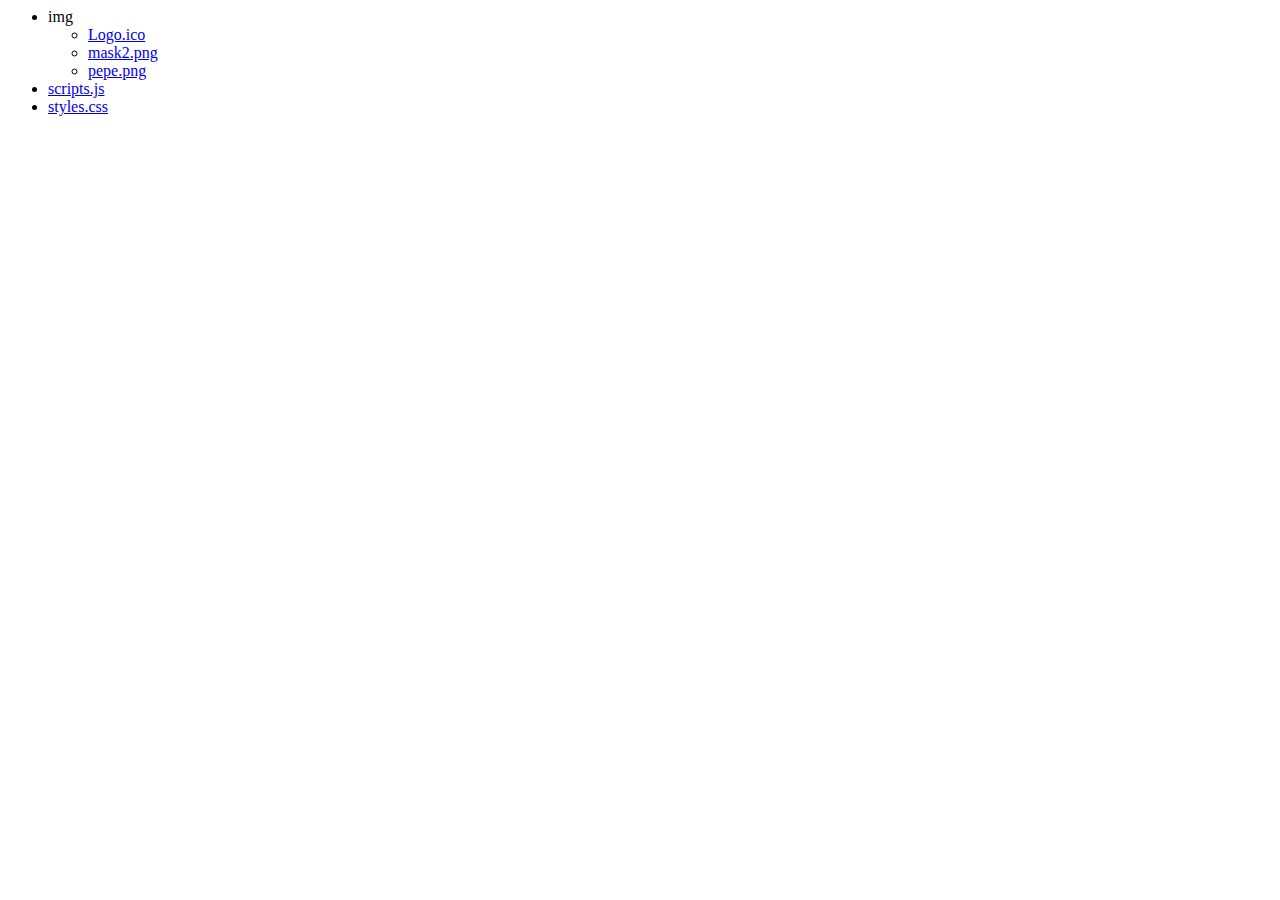
<file: index-wcopy.html>
﻿<html>
  <body>
   <ul>
    <li>
     img
     <ul>
      <li><a href="img\Logo.ico">Logo.ico</a></li>
      <li><a href="img\mask2.png">mask2.png</a></li>
      <li><a href="img\pepe.png">pepe.png</a></li>
     </ul>
    </li>
    <li><a href="scripts.js">scripts.js</a></li>
    <li><a href="styles.css">styles.css</a></li>
   </ul>
  </body>
</html>
</file>
<file: styles.css>
body,html{position:relative;overflow:hidden;margin:0;padding:0;background:#2c2b2b;display:flex;justify-content:center;align-items:center;flex-direction:column;background-image:url(img/mask2.png)}p{padding:0;margin:0}a{text-decoration:none;color:#fff}::-moz-selection{color:#161616;background:#fff}::selection{color:#161616;background:#fff}.load{position:fixed;z-index:100;top:0;left:0;opacity:1;background:#161616;transition:all .4s ease;width:100vw;height:100vh}.load.loaded{height:0}.MontserratMedium{font-family:montserrat,serif;font-size:17px;color:#8b8b8c}.archivoMedium{font-family:archivo,sans-serif;font-size:17px;color:#fff}.header{z-index:5;display:flex;justify-content:flex-end;align-items:center;width:70vw;height:120px}.archivoMedium.head{transition:all .3s ease;margin-left:30px;cursor:pointer}.archivoMedium.head:hover{opacity:.7}.MontserratMedium.head{margin-right:20px}.logoText{font-family:montserrat,sans-serif;transition:all .3s ease;-webkit-text-stroke:.5px #fff;font-weight:700;font-size:80px;color:#fff}.logoText:before{transform:translateX(-10%) translateY(-10%);position:absolute;content:"ShowMeSkill";font-size:100px;opacity:.2;color:transparent}.logoTextSub{transform:translateY(-15px);font-family:montserrat,sans-serif;font-size:30px;color:#fff}.buttons{display:flex;justify-content:flex-start;align-items:center}.buttonText{transition:all .3s ease;text-transform:uppercase;cursor:pointer;font-family:Archivo;font-style:italic;font-weight:700;font-size:48px;color:#fff;-webkit-text-stroke:1px #fff}.buttonText:hover{color:transparent;letter-spacing:.285em}.buttonsLine{margin:0 10px 0 0;height:435px;width:2px;border:none;background-color:#fff}.buttonsInner{display:flex;justify-content:space-between;flex-direction:column;height:455px}.hoverText{font-family:Montserrat;font-size:30px;text-transform:uppercase;transition:all .2s ease-in-out;opacity:0;font-size:32px;position:absolute;color:#fff}.hoverText.active{opacity:1;transform:translateY(-20px)}.hoverTextInner{transform:rotate(-90deg) translateY(-290px) translateX(177px);display:flex;justify-content:flex-end}.pepeImg{width:1150px;pointer-events:none;position:absolute;right:0;bottom:0}.mainScreen{transform:translateY(-120px);display:flex;justify-content:flex-start;align-items:center;width:100vw;height:100vh}.mainScreenInner{z-index:5;margin-left:200px}@media(max-width:1440px){.pepeImg{display:none}}@media(max-width:768px){.mainScreenInner{margin:0}.mainScreen{justify-content:center}}@media(max-width:600px){.buttons{justify-content:center}.mainScreenInner{transform:scale(.9)}.logoText{font-size:50px}.logoTextSub{font-size:25px}.MontserratMedium.head{font-size:12px;margin-right:0}.archivoMedium.head{font-size:12px;margin-left:0}.header{width:100vw;justify-content:space-around;height:150px}}
</file>
<file: _komo4ek123/styles.css>
body,html{position:relative;overflow-x:hidden;margin:0;padding:0;background:#2c2b2b;display:flex;justify-content:center;align-items:center;flex-direction:column;background-image:url(../img/mask4.png)}p{padding:0;margin:0}a{text-decoration:none;color:#fff}body::-webkit-scrollbar{width:5px}body::-webkit-scrollbar-track{box-shadow:inset 0 0 6px rgba(0,0,0,.3)}body::-webkit-scrollbar-thumb{background-color:#5b5b5b;outline:1px solid slategrey}::-moz-selection{color:#161616;background:#fff}::selection{color:#161616;background:#fff}.load{position:fixed;z-index:100;top:0;left:0;opacity:1;background:#161616;transition:all .4s ease;width:100vw;height:100vh}.load.loaded{height:0}.back{transition:all .2s ease;z-index:10;cursor:pointer;position:fixed;top:3.5vh;left:7vw;transform:translateX(-50%)}.back:hover{left:6.5vw}.MontserratMedium{font-family:montserrat,serif;font-size:17px;color:#fff}.MontserratMedium.black{color:#8b8b8c;margin-bottom:30px}.MontserratMedium.cust{color:#8b8b8c;font-family:montserrat,serif;font-size:16px}.archivoMedium{font-family:archivo,sans-serif;font-size:17px;color:#fff}.archivoMedium.black{color:#161616}.archivoMedium.cust{font-family:archivo,sans-serif;font-size:12px;color:#fff}.archivoBoldItalic{font-family:archivo,sans-serif;font-weight:800;font-style:italic;font-size:120px;color:#fff}.archivoBoldBlack{transition:all .3s ease;cursor:pointer;font-family:Archivo;font-style:italic;font-weight:700;font-size:24px;color:#161616;-webkit-text-stroke:.5px #161616}.archivoBoldBlack:hover{color:transparent;letter-spacing:.6em}.archivoBold{font-family:archivo,sans-serif;font-weight:800;font-size:72px;color:#fff}.archivoBoldItalicMini{font-family:archivo,sans-serif;font-weight:800;font-style:italic;font-size:36px;color:transparent;-webkit-text-stroke:1px #fff}.archivoBold.contact{color:#161616}.archivoBoldItalicMini.contact{color:transparent;-webkit-text-stroke:1px #161616}.customerBox a img{width:200px}.header{box-shadow:0 11px 10px rgba(0,0,0,.05);background-image:url(../img/mask4.png);transition:all .3s ease;background-color:#161616;z-index:5;display:flex;justify-content:center;align-items:center;width:100vw;height:100px;position:fixed;top:0}.header.active{color:#000;background-color:#fff}.headerInner{width:70vw;display:flex;justify-content:space-between;align-items:center}.headerInner div{display:flex;justify-content:center;align-items:center}.archivoMedium.head{transition:all .2s ease;margin-left:30px;cursor:pointer}.archivoMedium.head:hover{opacity:.7}.MontserratMedium.head{margin-right:20px;color:#8b8b8c}.logoText{font-family:Archivo;font-style:italic;font-weight:700;font-size:36px;color:#fff}.screen{width:100vw;display:flex;justify-content:center;align-items:center;flex-direction:column}.mainText{position:absolute;display:flex;justify-content:center;align-items:center;flex-direction:column}.icons img{margin:10px;transition:all .2s ease}.icons img:hover{opacity:.7}.arrowDown{transition:all .3s ease;position:absolute;left:50%;right:50%;top:90vh;transform:translateX(-50%)}.arrowDown:hover{top:91vh}.title{margin:200px 0 80px;width:70vw;display:flex;justify-content:flex-start;flex-direction:column}.customerText{height:50px;display:flex;align-items:center;justify-content:space-between}.customers{display:grid;grid-template-columns:repeat(6,200px);grid-column-gap:20px}.customersMini{display:grid;grid-template-columns:repeat(2,200px);grid-column-gap:20px}.spoiler{cursor:pointer;width:649px;height:50px;border:solid 1px #8b8b8c;box-sizing:border-box;display:flex;justify-content:center;align-items:center}.spoilerInner{width:609px;display:flex;justify-content:space-between;align-items:center}.content{transition:all .3s ease;width:649px;height:365px}.content.active{height:0}.x{transition:all .3s ease;transform:rotate(45deg)}.x.active{transform:rotate(0deg)}.portfolio{display:grid;grid-template-columns:repeat(2,649px);grid-column-gap:10px}.player{margin-top:10px}.getInLine{transition:all .3s ease;cursor:pointer;margin-top:20px;display:flex;align-items:center}.getInLine:hover{opacity:.7}.getInLine img{margin-right:10px}.getIn{display:flex;justify-content:space-between;width:70vw}.creators{display:flex;justify-content:space-between;align-items:flex-start;flex-direction:column;height:250px}.footer{margin:50px 0;display:flex;justify-content:space-between;width:500px}.getInInner{display:flex;justify-content:space-between;width:25vw}.creatorImg{pointer-events:none}.nextcreator{cursor:pointer;position:absolute;display:flex;justify-content:center;align-items:center;flex-direction:column}.nextcreator div{display:flex}.arrowNext{margin-left:5px}#text{cursor:pointer;transition:all .3s ease}#text:hover{opacity:.6}@media(max-width:1800px){.customers{grid-template-columns:repeat(2,300px)}}@media(max-width:1400px){.portfolio{display:grid;grid-template-columns:repeat(1,649px)}.getIn{flex-direction:column}.getInInner{width:55vw}}@media(max-width:1100px){.headerInner{width:90vw}.back{display:none}}@media(max-width:850px){.headerInner{width:90vw;justify-content:center}.headerInner div{display:none}}@media(max-width:650px){.archivoBoldItalic{font-size:50px}.archivoBold{font-size:64px}.MontserratMedium.cust{font-size:10px}.archivoMedium.cust{font-size:12px}.archivoBoldItalicMini{font-size:34px}.title{margin:100px 0 30px}.title{width:95vw}.spoiler{width:95vw}.spoilerInner{width:90vw}.content{width:95vw;height:25vh}.portfolio{width:95vw}.customers{grid-template-columns:repeat(2,150px)}.customerBox a img{width:150px}.customersMini{display:grid;grid-template-columns:repeat(2,100px);grid-column-gap:20px}.getInInner{flex-direction:column}.getIn{width:90vw}.getInBox{margin-top:40px}.footer{width:60vw}}@media(max-width:400px){.archivoBold{font-size:44px}.archivoBoldItalicMini{font-size:32px}.title{width:95vw}.footer{width:90vw}}
</file>
<file: error/styles.css>
body{cursor:pointer}::-moz-selection{color:#161616;background:#fff}::selection{color:#161616;background:#fff}.load{opacity:1;background:#161616;transition:all .4s ease;width:100vw;height:100vh}.load.loaded{height:0}.pepePhoto{z-index:10;width:400px;pointer-events:none}.textHereMore{opacity:.2;font-size:150px;position:absolute;color:transparent;-webkit-text-stroke:.5px #fff;font-weight:800}.textHere{font-size:100px;color:#fff;font-weight:800}@media(max-width:1200px){.textHere{font-size:35px}.pepePhoto{width:300px}.textHereMore{font-size:50px;line-height:150%}}
</file>
<file: RutMe1n/styles.css>
body,html{position:relative;overflow-x:hidden;margin:0;padding:0;background:#2c2b2b;display:flex;justify-content:center;align-items:center;flex-direction:column;background-image:url(../img/mask4.png)}p{padding:0;margin:0}a{text-decoration:none;color:#fff}body::-webkit-scrollbar{width:5px}body::-webkit-scrollbar-track{box-shadow:inset 0 0 6px rgba(0,0,0,.3)}body::-webkit-scrollbar-thumb{background-color:#5b5b5b;outline:1px solid slategrey}::-moz-selection{color:#161616;background:#fff}::selection{color:#161616;background:#fff}.load{position:fixed;z-index:100;top:0;left:0;opacity:1;background:#161616;transition:all .4s ease;width:100vw;height:100vh}.load.loaded{height:0}.back{transition:all .2s ease;z-index:10;cursor:pointer;position:fixed;top:3.5vh;left:7vw;transform:translateX(-50%)}.back:hover{left:6.5vw}.MontserratMedium{font-family:montserrat,serif;font-size:17px;color:#fff}.MontserratMedium.black{color:#8b8b8c;margin-bottom:30px}.MontserratMedium.cust{color:#8b8b8c;font-family:montserrat,serif;font-size:16px}.archivoMedium{font-family:archivo,sans-serif;font-size:17px;color:#fff}.archivoMedium.black{color:#161616}.archivoMedium.cust{font-family:archivo,sans-serif;font-size:12px;color:#fff}.archivoBoldItalic{font-family:archivo,sans-serif;font-weight:800;font-style:italic;font-size:120px;color:#fff}.archivoBoldBlack{transition:all .3s ease;cursor:pointer;font-family:Archivo;font-style:italic;font-weight:700;font-size:24px;color:#161616;-webkit-text-stroke:.5px #161616}.archivoBoldBlack:hover{color:transparent;letter-spacing:.6em}.archivoBold{font-family:archivo,sans-serif;font-weight:800;font-size:72px;color:#fff}.archivoBoldItalicMini{font-family:archivo,sans-serif;font-weight:800;font-style:italic;font-size:36px;color:transparent;-webkit-text-stroke:1px #fff}.archivoBold.contact{color:#2c2b2b}.archivoBoldItalicMini.contact{color:transparent;-webkit-text-stroke:1px #161616}.customerBox a img{width:200px}.header{box-shadow:0 11px 10px rgba(0,0,0,.05);background-image:url(../img/mask4.png);transition:all .3s ease;background-color:#161616;z-index:5;display:flex;justify-content:center;align-items:center;width:100vw;height:100px;position:fixed;top:0}.header.active{color:#000;background-color:#fff}.headerInner{width:70vw;display:flex;justify-content:space-between;align-items:center}.headerInner div{display:flex;justify-content:center;align-items:center}.archivoMedium.head{transition:all .2s ease;margin-left:30px;cursor:pointer}.archivoMedium.head:hover{opacity:.7}.MontserratMedium.head{margin-right:20px;color:#8b8b8c}.logoText{font-family:Archivo;font-style:italic;font-weight:700;font-size:36px;color:#fff}.screen{width:100vw;display:flex;justify-content:center;align-items:center;flex-direction:column}.mainText{position:absolute;display:flex;justify-content:center;align-items:center;flex-direction:column}.icons img{margin:10px;transition:all .2s ease}.icons img:hover{opacity:.7}.arrowDown{transition:all .3s ease;position:absolute;left:50%;right:50%;top:90vh;transform:translateX(-50%)}.arrowDown:hover{top:91vh}.title{margin:200px 0 80px;width:70vw;display:flex;justify-content:flex-start;flex-direction:column}.customerText{height:50px;display:flex;align-items:center;justify-content:space-between}.customers{display:grid;grid-template-columns:repeat(6,200px);grid-column-gap:20px}.customersMini{display:grid;grid-template-columns:repeat(2,200px);grid-column-gap:20px}.spoiler{cursor:pointer;width:649px;height:50px;border:solid 1px #8b8b8c;box-sizing:border-box;display:flex;justify-content:center;align-items:center}.spoilerInner{width:609px;display:flex;justify-content:space-between;align-items:center}.content{transition:all .3s ease;width:649px;height:365px}.content.active{height:0}.x{transition:all .3s ease;transform:rotate(45deg)}.x.active{transform:rotate(0deg)}.portfolio{display:grid;grid-template-columns:repeat(2,649px);grid-column-gap:10px}.player{margin-top:10px}.getInLine{transition:all .3s ease;cursor:pointer;margin-top:20px;display:flex;align-items:center}.getInLine:hover{opacity:.7}.getInLine img{margin-right:10px}.getIn{display:flex;justify-content:space-between;width:70vw}.creators{display:flex;justify-content:space-between;align-items:flex-start;flex-direction:column;height:250px}.footer{margin:50px 0;display:flex;justify-content:space-between;width:500px}.getInInner{display:flex;justify-content:space-between;width:25vw}.creatorImg{pointer-events:none}.nextcreator{cursor:pointer;position:absolute;display:flex;justify-content:center;align-items:center;flex-direction:column}.nextcreator div{display:flex}.arrowNext{margin-left:5px}#text{cursor:pointer;transition:all .3s ease}#text:hover{opacity:.6}@media(max-width:1800px){.customers{grid-template-columns:repeat(2,300px)}}@media(max-width:1400px){.portfolio{display:grid;grid-template-columns:repeat(1,649px)}.getIn{flex-direction:column}.getInInner{width:55vw}}@media(max-width:1100px){.headerInner{width:90vw}.back{display:none}}@media(max-width:850px){.headerInner{width:90vw;justify-content:center}.headerInner div{display:none}}@media(max-width:650px){.archivoBoldItalic{font-size:50px}.archivoBold{font-size:64px}.MontserratMedium.cust{font-size:10px}.archivoMedium.cust{font-size:12px}.archivoBoldItalicMini{font-size:34px}.title{margin:100px 0 30px}.title{width:95vw}.spoiler{width:95vw}.spoilerInner{width:90vw}.content{width:95vw;height:25vh}.portfolio{width:95vw}.customers{grid-template-columns:repeat(2,150px)}.customerBox a img{width:150px}.customersMini{display:grid;grid-template-columns:repeat(2,100px);grid-column-gap:20px}.getInInner{flex-direction:column}.getIn{width:90vw}.getInBox{margin-top:40px}.footer{width:60vw}}@media(max-width:400px){.archivoBold{font-size:44px}.archivoBoldItalicMini{font-size:32px}.title{width:95vw}.footer{width:90vw}}
</file>
